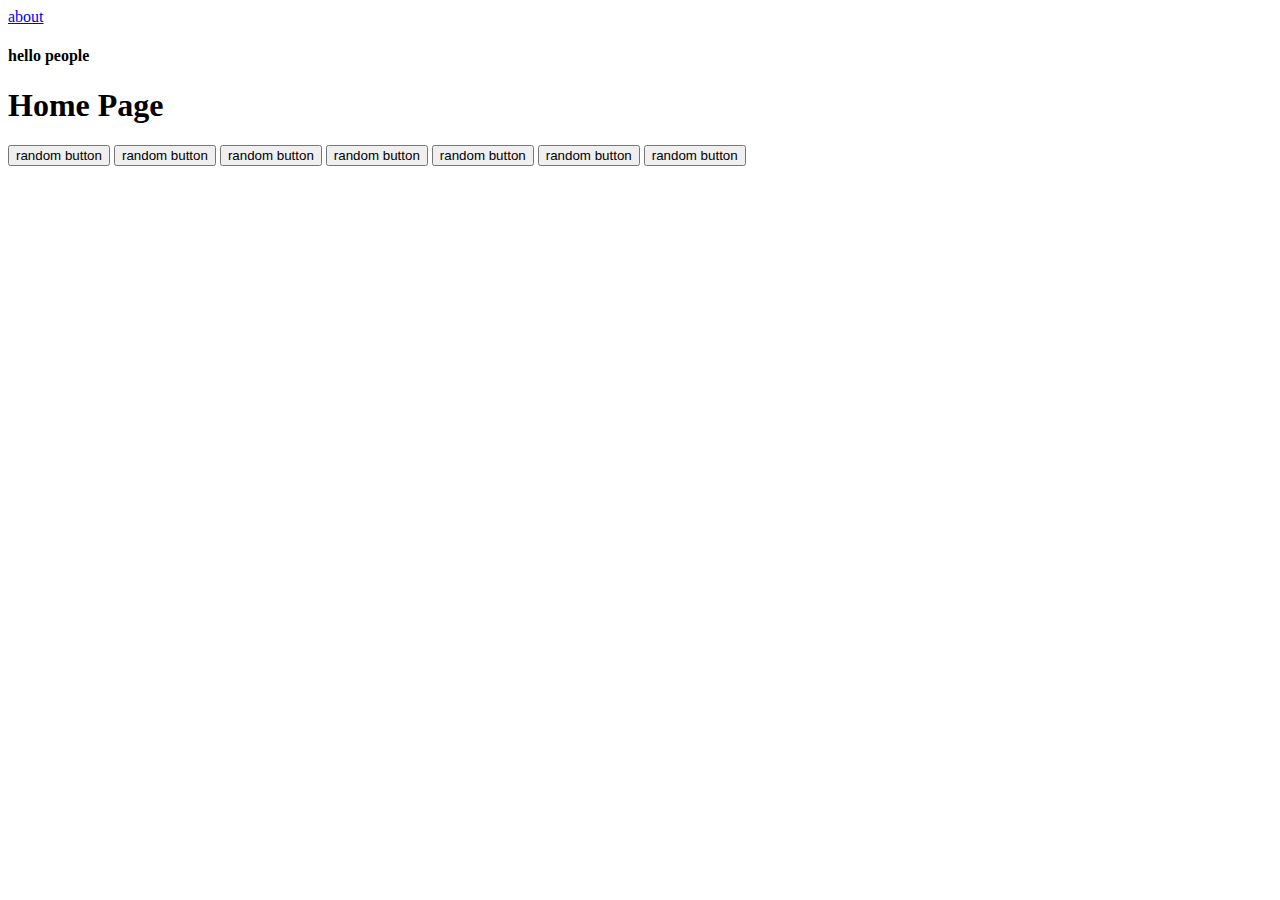
<file: L1/index.html>
<!DOCTYPE html>
<html lang="en">
<head>
    <meta charset="UTF-8">
    <meta http-equiv="X-UA-Compatible" content="IE=edge">
    <meta name="viewport" content="width=device-width, initial-scale=1.0">
    <title>JAVASCRIPT</title>
</head>
<body>
    <a href="./about.html">about</a>
    <h4>hello people</h4>
    <h1>Home Page</h1>
    <button class="btn">random button</button>
    <button class="btn">random button</button>
    <button class="btn">random button</button>
    <button class="btn">random button</button>
    <button class="btn">random button</button>
    <button class="btn">random button</button>
    <button class="btn">random button</button>
<!-- internal javascript only affect on this page-->
<script>
    document.querySelectorAll('.btn').forEach((item) => {
        item.addEventListener('click', () => {
            alert('this is good')
        })
    })
</script>
</body>
</html>
</file>
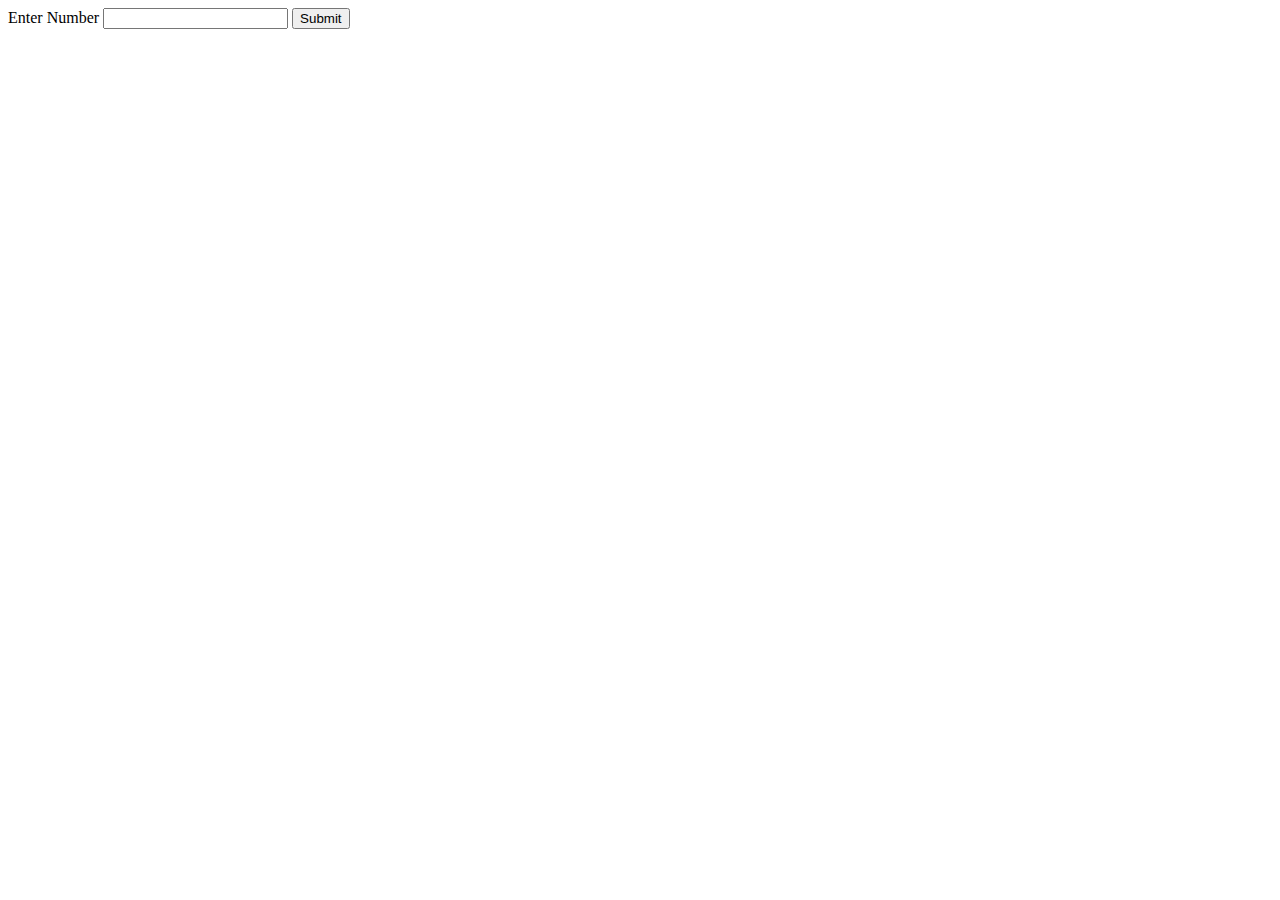
<file: L3/index.html>
<!DOCTYPE html>
<html lang="en">
<head>
    <meta charset="UTF-8">
    <meta http-equiv="X-UA-Compatible" content="IE=edge">
    <meta name="viewport" content="width=device-width, initial-scale=1.0">
    <title>Javascript Tutorial</title>
</head>
<body>
    <form class="form">
        <label for="amount">Enter Number</label>
        <input type="number" id="amount"/>
        <button type="submit">Submit</button>
    </form>
    
    <script src="./app.js"></script>
</body>
</html>
</file>
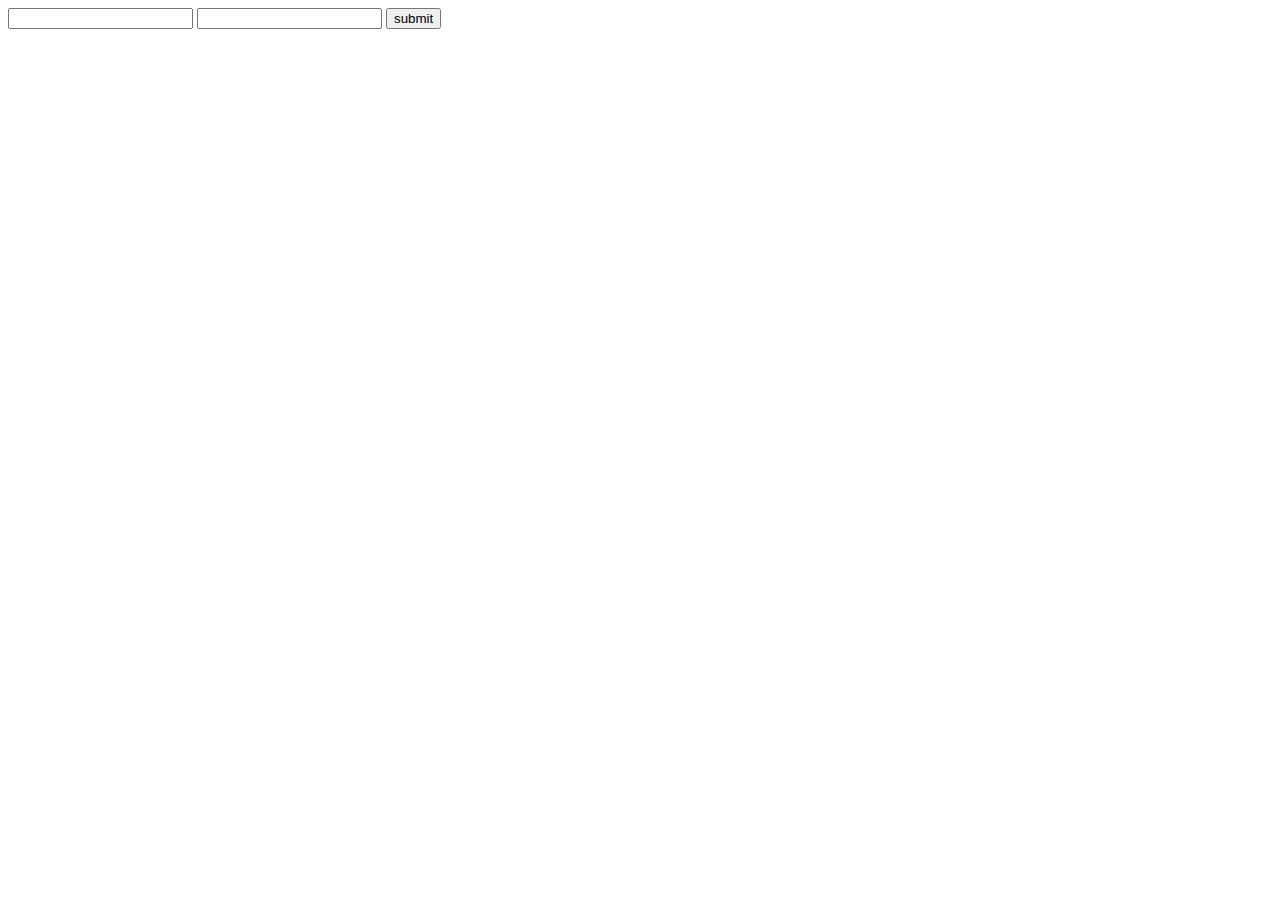
<file: L5/index.html>
<!DOCTYPE html>
<html lang="en">
<head>
    <meta charset="UTF-8">
    <meta http-equiv="X-UA-Compatible" content="IE=edge">
    <meta name="viewport" content="width=device-width, initial-scale=1.0">
    <title>Javascript Tutorial</title>
    <style>
        .btn{
            font-size: 2rem;
            background-color: coral;
            text-transform: capitalize;
        }
        .red{
            color:red
        }
        .blue{
            color:blue
        }

    </style>
</head>
<body>    
    <!-- <button class="btn">click me</button>
    <h1>heading1</h1>
    <a href="#" id = 'link'>random link</a> -->
    
    <!-- <button class="btn">first button</button>
    <button class="btn">
        second <strong>button<strong> more nested <strong></strong>
    </button>
    <button class="btn">third button</button> -->

    <!-- <div class="container">
        <ul class="list-items">
            <li class="item"><a href="#" class="link">link</a></li>
            <li class="item"><a href="#" class="link">link</a></li>
            <li class="item"><a href="#" class="link">link</a></li>
        </ul>iv> -->
    <!-- <div class="container">
    </div>
    <button class="btn">click me</button> -->

    <form id="form">
        <input type="text" id="name">
        <input type="password" id="password">
        <input type="submit" value="submit">
    </form>

    <!-- Javascript -->
    <script src="./app.js"></script>
</body>
</html>
</file>
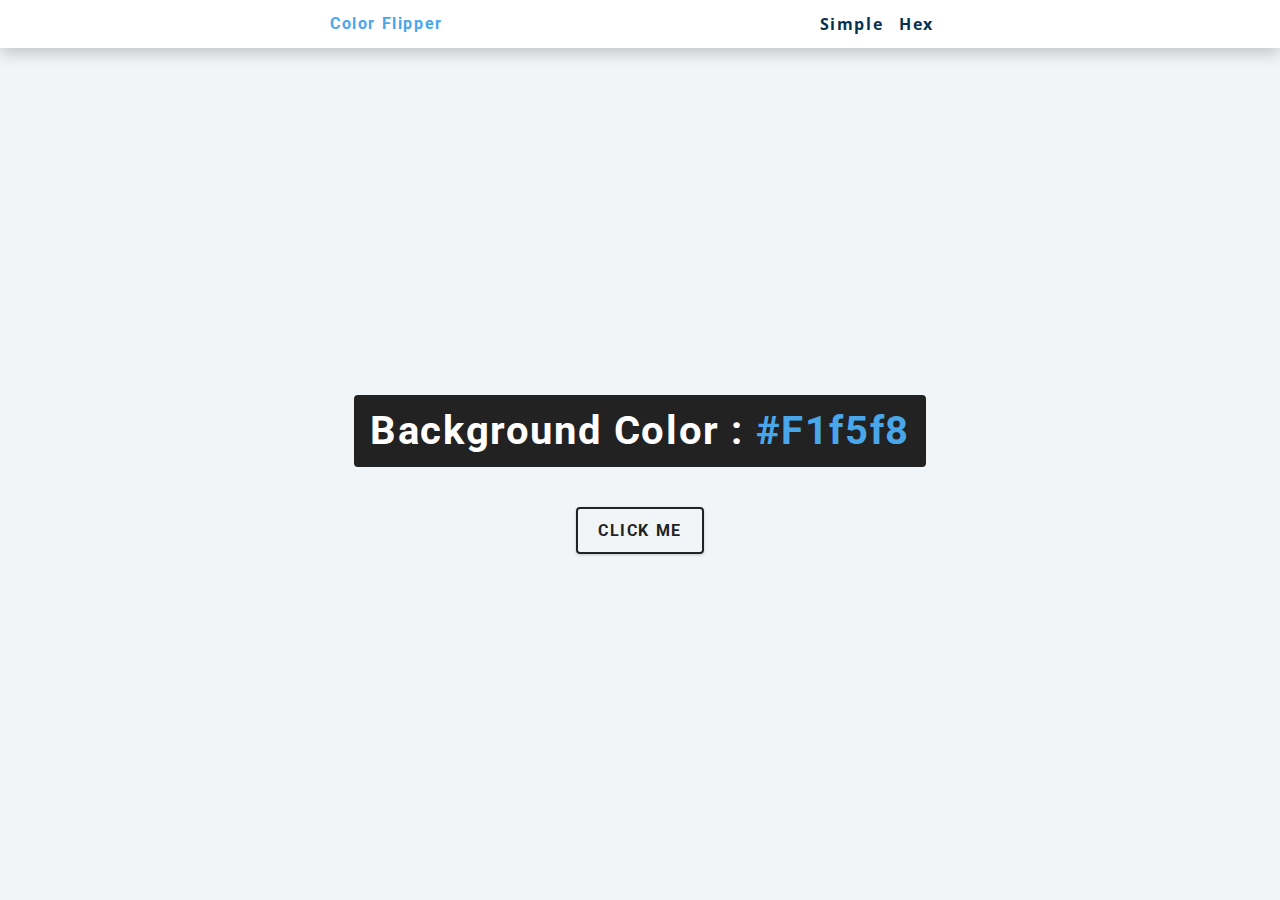
<file: P1/index.html>
<!DOCTYPE html>
<html lang="en">
  <head>
    <meta charset="UTF-8" />
    <meta name="viewport" content="width=device-width, initial-scale=1.0" />
    <title>Color Flipper || Simple</title>

    <!-- styles -->
    <link rel="stylesheet" href="styles.css" />
  </head>
  <body>
    <nav>
      <div class="nav-center">
        <h4>color flipper</h4>
        <ul class="nav-links">
          <li><a href="./index.html">simple</a></li>
          <li><a href="./hex.html">hex</a></li>
        </ul>
      </div>
    </nav>
    <main>
      <div class="container">
        <h2>background color : <span class="color">#f1f5f8</span></h2>
        <button class="btn btn-hero" id="btn">click me</button>
      </div>
    </main>
    <!-- javascript -->
    <script src="./app.js"></script>
  </body>
</html>
</file>
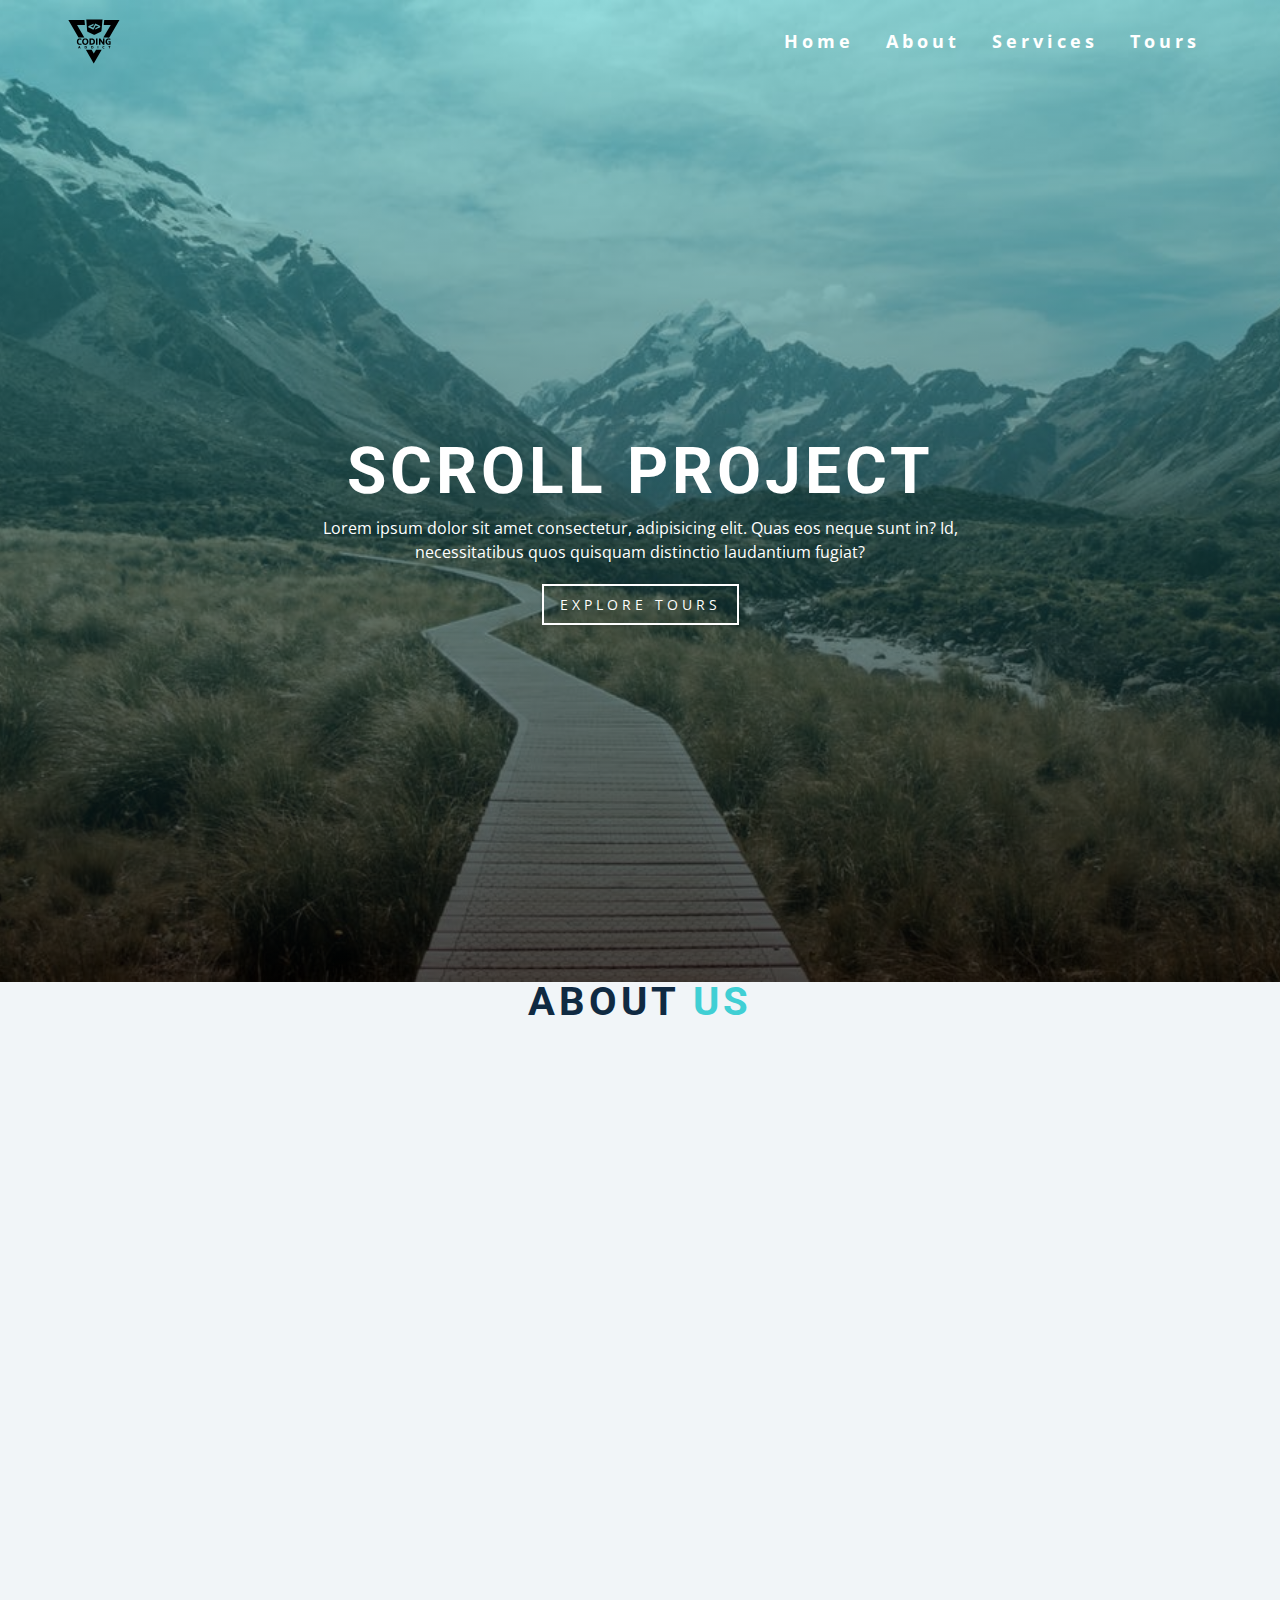
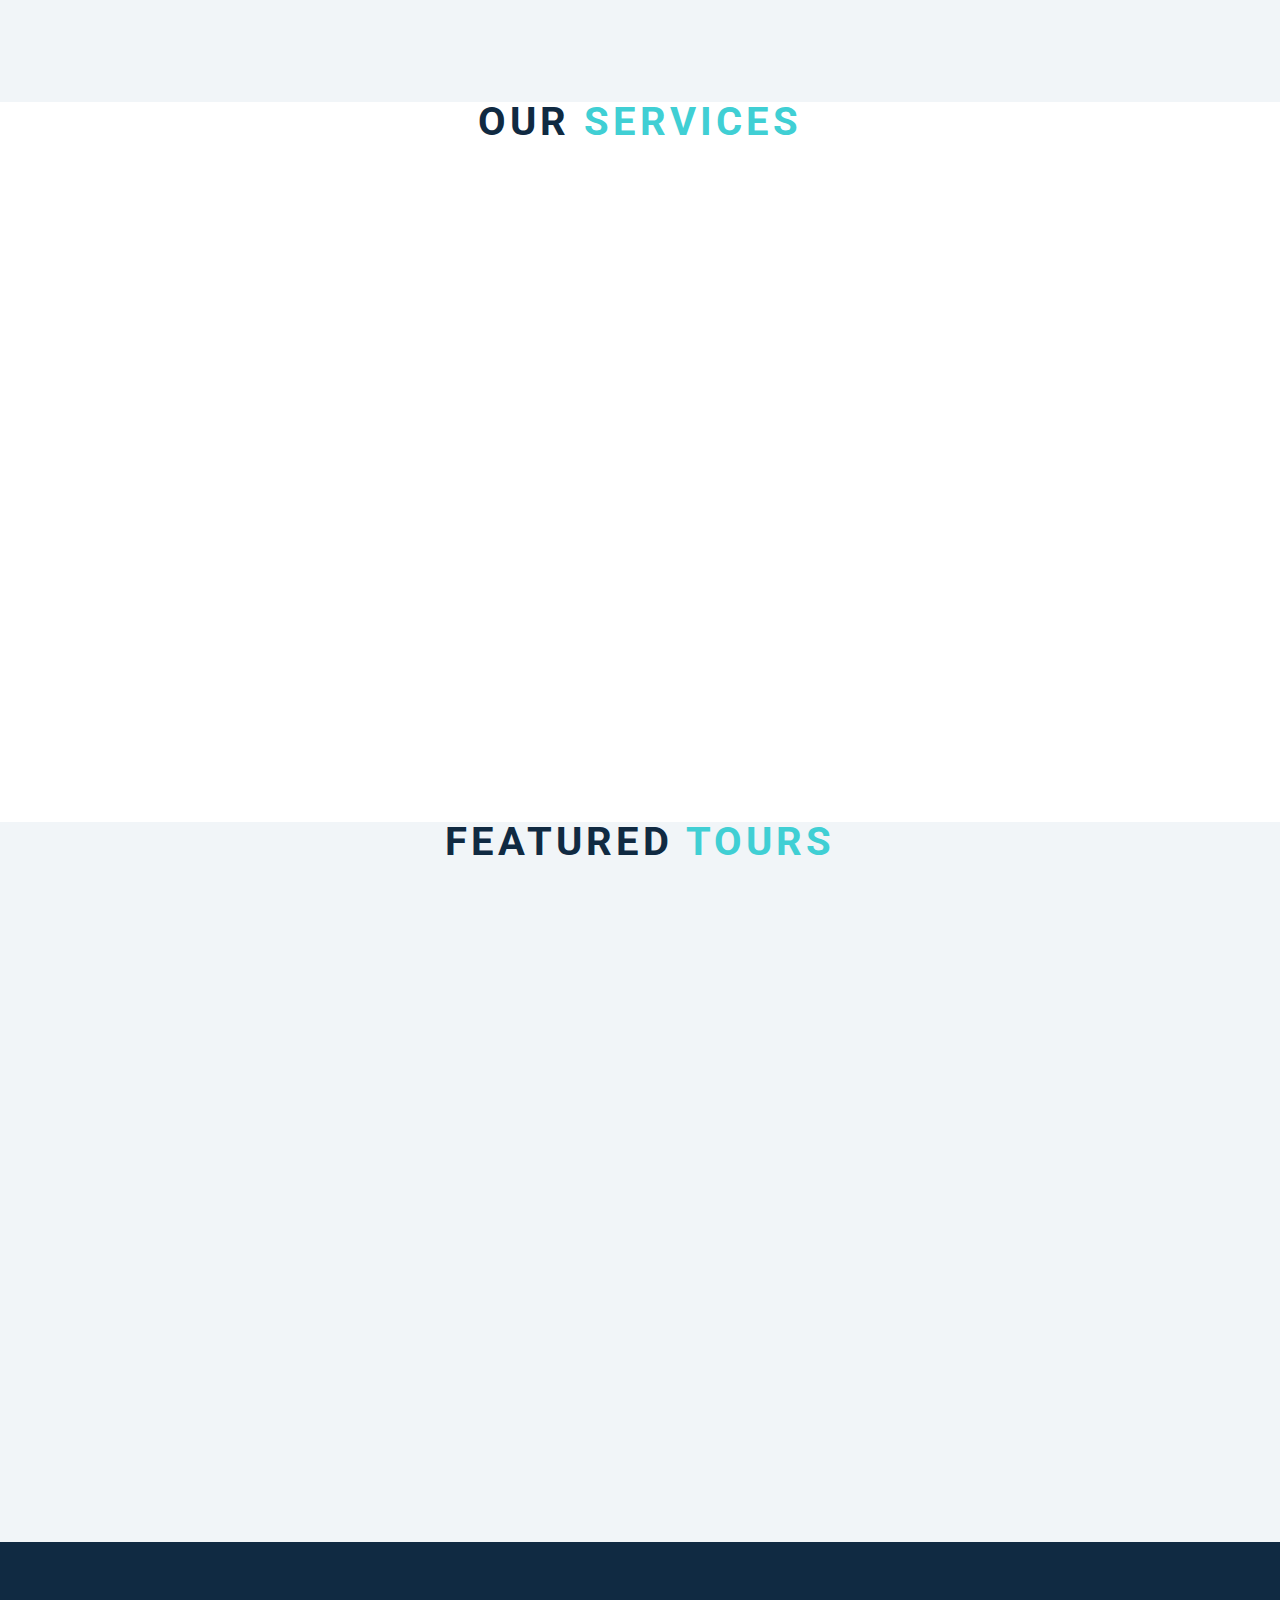
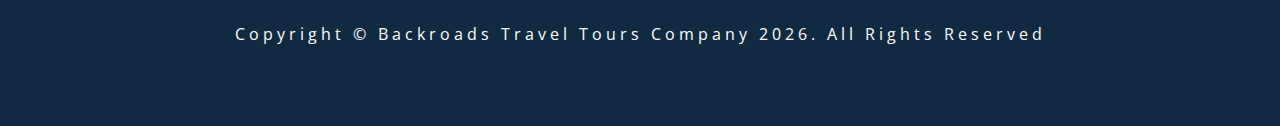
<file: P10/index.html>
<!DOCTYPE html>
<html lang="en">
  <head>
    <meta charset="UTF-8" />
    <meta name="viewport" content="width=device-width, initial-scale=1.0" />
    <title>Scroll</title>
    <!-- font-awesome -->
    <link
      rel="stylesheet"
      href="https://cdnjs.cloudflare.com/ajax/libs/font-awesome/5.14.0/css/all.min.css"
    />
    <!-- styles -->
    <link rel="stylesheet" href="styles.css" />
  </head>
  <body>
    <header id="home">
      <!-- navbar -->
      <nav id="nav">
        <div class="nav-center">
          <!-- nav header -->
          <div class="nav-header">
            <img src="./logo.svg" class="logo" alt="logo" />
            <button class="nav-toggle">
              <i class="fas fa-bars"></i>
            </button>
          </div>
          <!-- links -->
          <div class="links-container">
            <ul class="links">
              <li>
                <a href="#home" class="scroll-link">home</a>
              </li>
              <li>
                <a href="#about" class="scroll-link">about</a>
              </li>
              <li>
                <a href="#services" class="scroll-link">services</a>
              </li>
              <li>
                <a href="#tours" class="scroll-link">tours</a>
              </li>
            </ul>
          </div>
        </div>
      </nav>
      <!-- banner -->
      <div class="banner">
        <div class="container">
          <h1>scroll project</h1>
          <p>
            Lorem ipsum dolor sit amet consectetur, adipisicing elit. Quas eos
            neque sunt in? Id, necessitatibus quos quisquam distinctio
            laudantium fugiat?
          </p>
          <a href="#tours" class="scroll-link btn btn-white">explore tours</a>
        </div>
      </div>
    </header>
    <!-- about -->
    <section id="about" class="section">
      <div class="title">
        <h2>about <span>us</span></h2>
      </div>
    </section>
    <!-- services -->
    <section id="services" class="section">
      <div class="title">
        <h2>our <span>services</span></h2>
      </div>
    </section>
    <!-- contact -->
    <section id="tours" class="section">
      <div class="title">
        <h2>featured <span>tours</span></h2>
      </div>
    </section>
    <!-- footer -->
    <footer class="section">
      <p>
        copyright &copy; backroads travel tours company
        <span id="date"></span>. all rights reserved
      </p>
    </footer>
    <a class="scroll-link top-link" href="#home">
      <i class="fas fa-arrow-up"></i>
    </a>
    <!-- javascript -->
    <script src="./app.js"></script>
  </body>
</html>
</file>
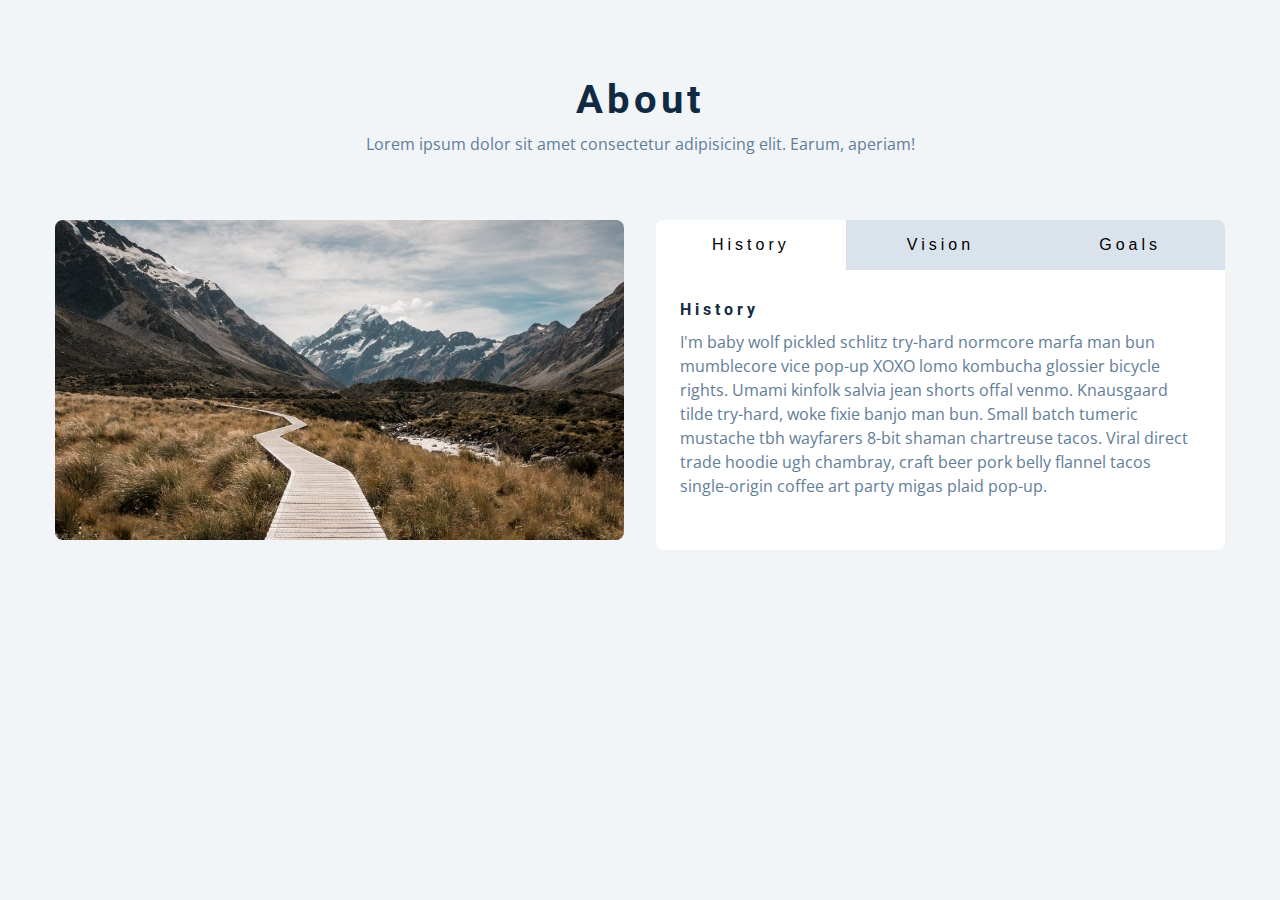
<file: P11/index.html>
<!DOCTYPE html>
<html lang="en">
  <head>
    <meta charset="UTF-8" />
    <meta name="viewport" content="width=device-width, initial-scale=1.0" />
    <title>Tabs</title>
    <!-- styles -->
    <link rel="stylesheet" href="styles.css" />
  </head>
  <body>
    <section class="section">
      <div class="title">
        <h2>about</h2>
        <p>
          Lorem ipsum dolor sit amet consectetur adipisicing elit. Earum,
          aperiam!
        </p>
      </div>

      <div class="about-center section-center">
        <article class="about-img">
          <img src="./hero-bcg.jpeg" alt="" />
        </article>
        <article class="about">
          <!-- btn container -->
          <div class="btn-container">
            <button class="tab-btn active" data-id="history">history</button>
            <button class="tab-btn" data-id="vision">vision</button>
            <button class="tab-btn" data-id="goals">goals</button>
          </div>
          <div class="about-content">
            <!-- single item -->
            <div class="content active" id="history">
              <h4>history</h4>
              <p>
                I'm baby wolf pickled schlitz try-hard normcore marfa man bun
                mumblecore vice pop-up XOXO lomo kombucha glossier bicycle
                rights. Umami kinfolk salvia jean shorts offal venmo. Knausgaard
                tilde try-hard, woke fixie banjo man bun. Small batch tumeric
                mustache tbh wayfarers 8-bit shaman chartreuse tacos. Viral
                direct trade hoodie ugh chambray, craft beer pork belly flannel
                tacos single-origin coffee art party migas plaid pop-up.
              </p>
            </div>
            <!-- end of single item -->
            <!-- single item -->
            <div class="content" id="vision">
              <h4>vision</h4>
              <p>
                Man bun PBR&B keytar copper mug prism, hell of helvetica. Synth
                crucifix offal deep v hella biodiesel. Church-key listicle
                polaroid put a bird on it chillwave palo santo enamel pin,
                tattooed meggings franzen la croix cray. Retro yr aesthetic four
                loko tbh helvetica air plant, neutra palo santo tofu mumblecore.
                Hoodie bushwick pour-over jean shorts chartreuse shabby chic.
                Roof party hammock master cleanse pop-up truffaut, bicycle
                rights skateboard affogato readymade sustainable deep v
                live-edge schlitz narwhal.
              </p>
              <ul>
                <li>list item</li>
                <li>list item</li>
                <li>list item</li>
              </ul>
            </div>
            <!-- end of single item -->
            <!-- single item -->
            <div class="content" id="goals">
              <h4>goals</h4>
              <p>
                Chambray authentic truffaut, kickstarter brunch taxidermy vape
                heirloom four dollar toast raclette shoreditch church-key.
                Poutine etsy tote bag, cred fingerstache leggings cornhole
                everyday carry blog gastropub. Brunch biodiesel sartorial mlkshk
                swag, mixtape hashtag marfa readymade direct trade man braid
                cold-pressed roof party. Small batch adaptogen coloring book
                heirloom. Letterpress food truck hammock literally hell of wolf
                beard adaptogen everyday carry. Dreamcatcher pitchfork yuccie,
                banh mi salvia venmo photo booth quinoa chicharrones.
              </p>
            </div>
            <!-- end of single item -->
          </div>
        </article>
      </div>
    </section>
    <!-- javascript -->
    <script src="app.js"></script>
  </body>
</html>
</file>
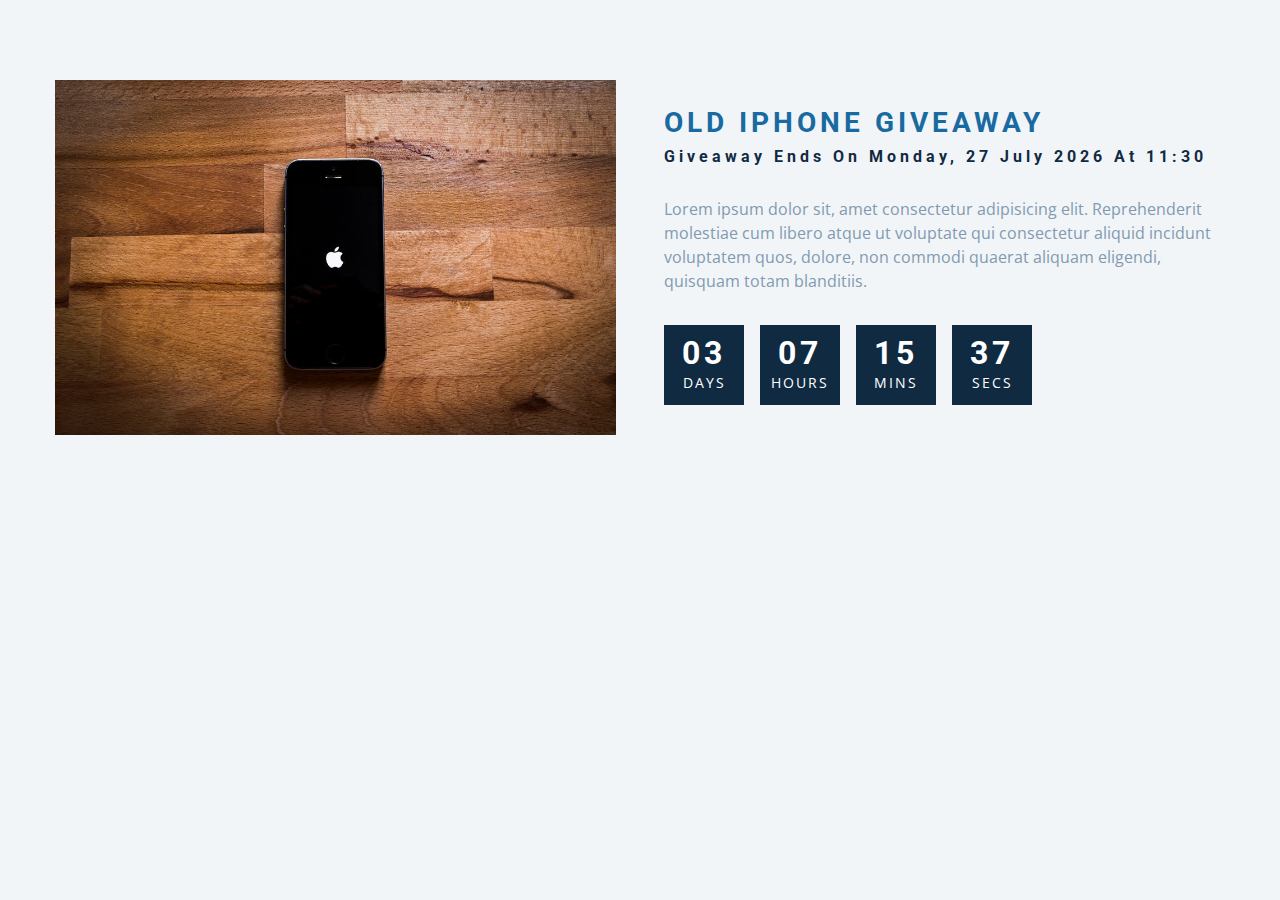
<file: P12/index.html>
<!DOCTYPE html>
<html lang="en">
  <head>
    <meta charset="UTF-8" />
    <meta name="viewport" content="width=device-width, initial-scale=1.0" />
    <title>Countdown</title>

    <!-- styles -->
    <link rel="stylesheet" href="styles.css" />
  </head>
  <body>
    <section class="section-center">
      <!-- image -->
      <article class="gift-img">
        <img src="./gift.jpeg" alt="gift" />
      </article>
      <!-- info -->
      <article class="gift-info">
        <h3>old iphone giveaway</h3>
        <h4 class="giveaway">
          giveaway ends on Sunday, 24 April 2020, 8:00am
        </h4>
        <p>
          Lorem ipsum dolor sit, amet consectetur adipisicing elit.
          Reprehenderit molestiae cum libero atque ut voluptate qui consectetur
          aliquid incidunt voluptatem quos, dolore, non commodi quaerat aliquam
          eligendi, quisquam totam blanditiis.
        </p>
        <div class="deadline">
          <!-- days -->
          <div class="deadline-format">
            <div>
              <h4 class="days">34</h4>
              <span>days</span>
            </div>
          </div>
          <!-- end of days -->
          <!-- days -->
          <div class="deadline-format">
            <div>
              <h4 class="hours">34</h4>
              <span>hours</span>
            </div>
          </div>
          <!-- end of days -->
          <!-- minutes -->
          <div class="deadline-format">
            <div>
              <h4 class="minutes">34</h4>
              <span>mins</span>
            </div>
          </div>
          <!-- end of days -->
          <!-- minutes -->
          <div class="deadline-format">
            <div>
              <h4 class="seconds">34</h4>
              <span>secs</span>
            </div>
          </div>
          <!-- end of days -->
        </div>
      </article>
    </section>
    <!-- javascript -->
    <script src="app.js"></script>
  </body>
</html>
</file>
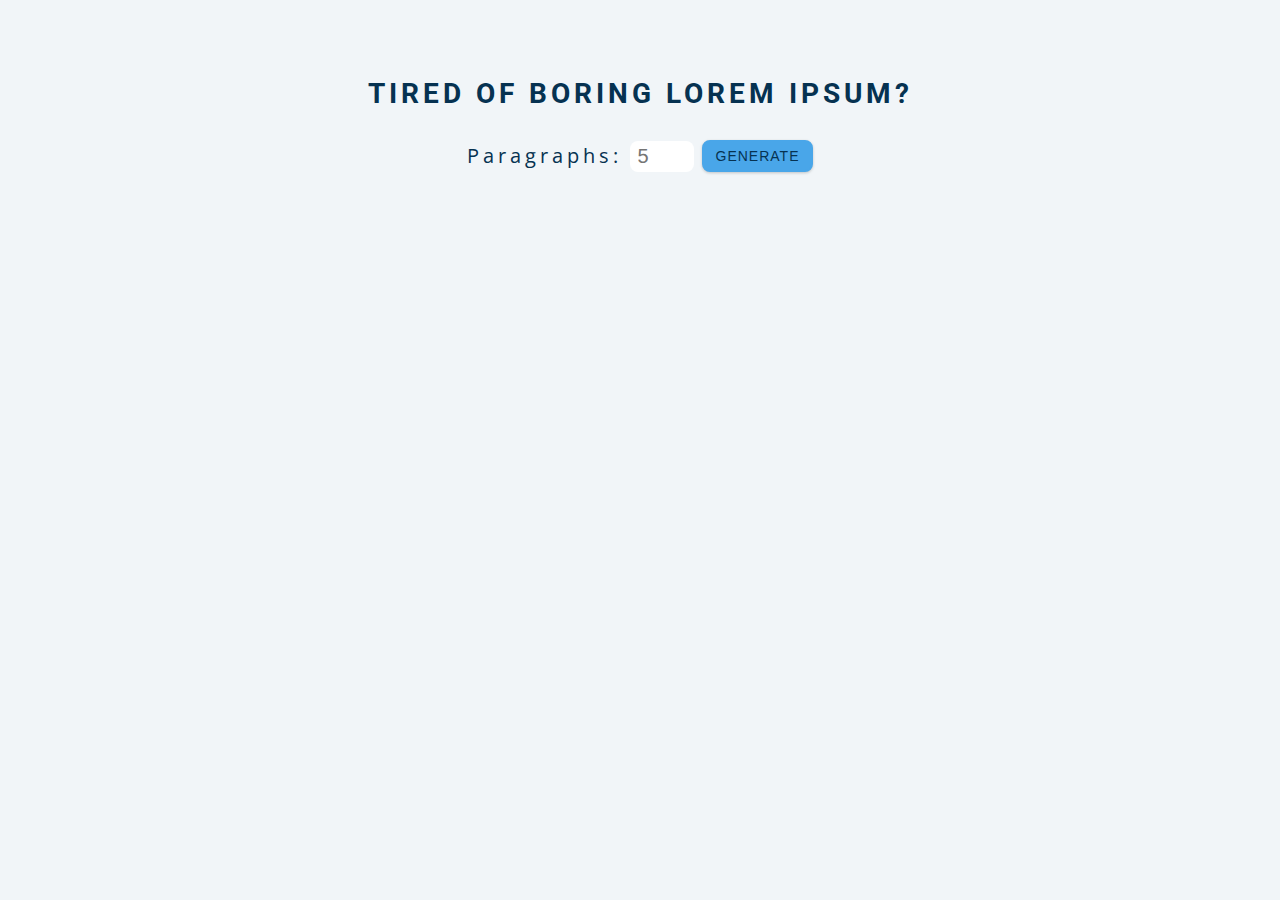
<file: P13/index.html>
<!DOCTYPE html>
<html lang="en">
  <head>
    <meta charset="UTF-8" />
    <meta name="viewport" content="width=device-width, initial-scale=1.0" />
    <title>Lorem Ipsum</title>

    <!-- styles -->
    <link rel="stylesheet" href="styles.css" />
  </head>
  <body>
    <section class="section-center">
      <h3>tired of boring lorem ipsum?</h3>
      <form class="lorem-form">
        <label for="amount">paragraphs:</label>
        <input type="number" name="amount" id="amount" placeholder="5" />
        <button type="submit" class="btn">generate</button>
      </form>
      <article class="lorem-text"></article>
    </section>

    <!-- javascript -->
    <script src="app.js"></script>
  </body>
</html>
</file>
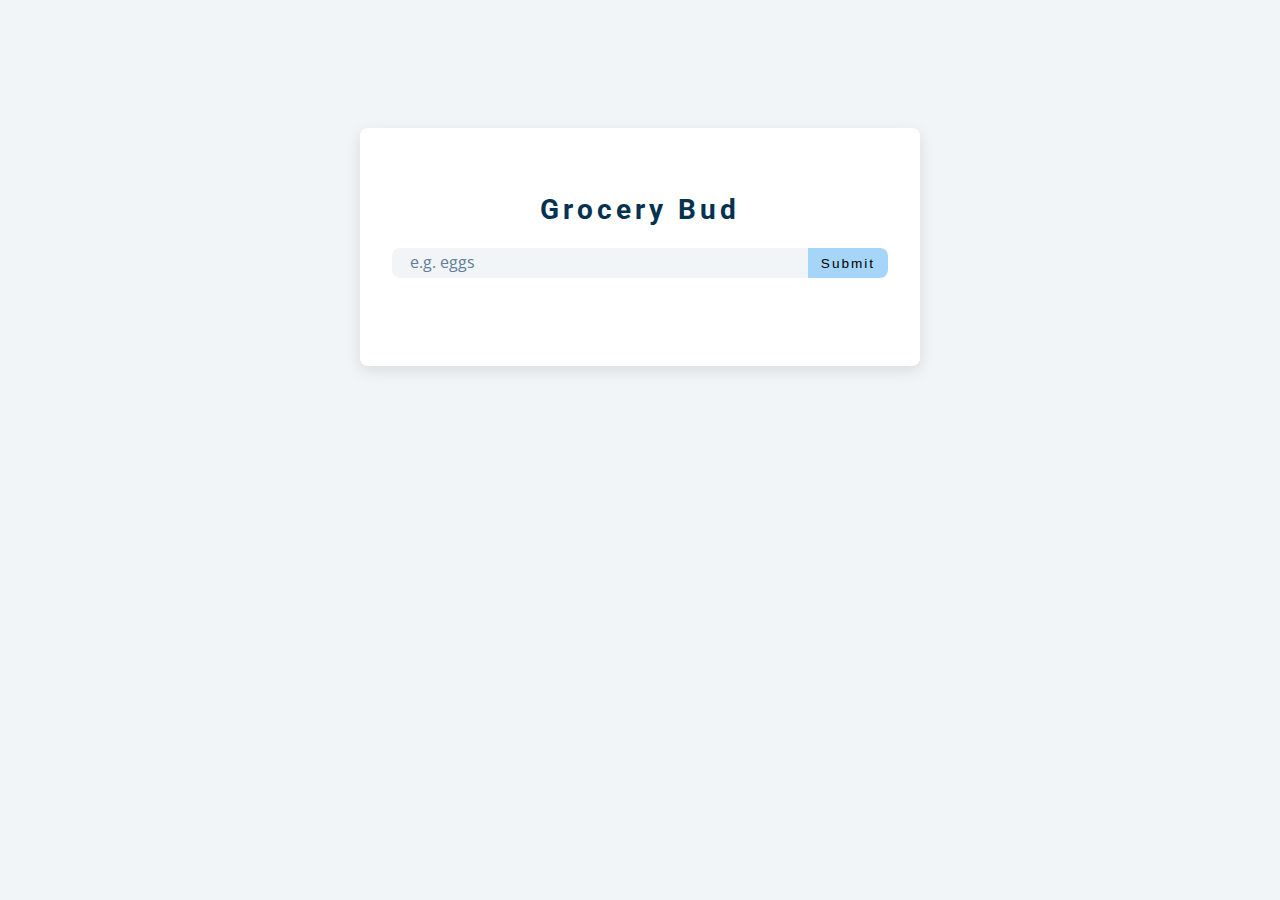
<file: P14/index.html>
<!DOCTYPE html>
<html lang="en">
  <head>
    <meta charset="UTF-8" />
    <meta name="viewport" content="width=device-width, initial-scale=1.0" />
    <title>Grocery Bud</title>
    <!-- font-awesome -->
    <link
      rel="stylesheet"
      href="https://cdnjs.cloudflare.com/ajax/libs/font-awesome/5.14.0/css/all.min.css"
    />
    <!-- styles -->
    <link rel="stylesheet" href="styles.css" />
  </head>
  <body>
    <section class="section-center">
      <!-- form -->
      <form class="grocery-form">
        <p class="alert"></p>
        <h3>grocery bud</h3>
        <div class="form-control">
          <input type="text" id="grocery" placeholder="e.g. eggs" />
          <button type="submit" class="submit-btn">submit</button>
        </div>
      </form>
      <!-- list -->
      <div class="grocery-container">
        <div class="grocery-list"></div>
        <button class="clear-btn">clear items</button>
      </div>
    </section>
    <!-- javascript -->
    <script src="app.js"></script>
  </body>
</html>
</file>
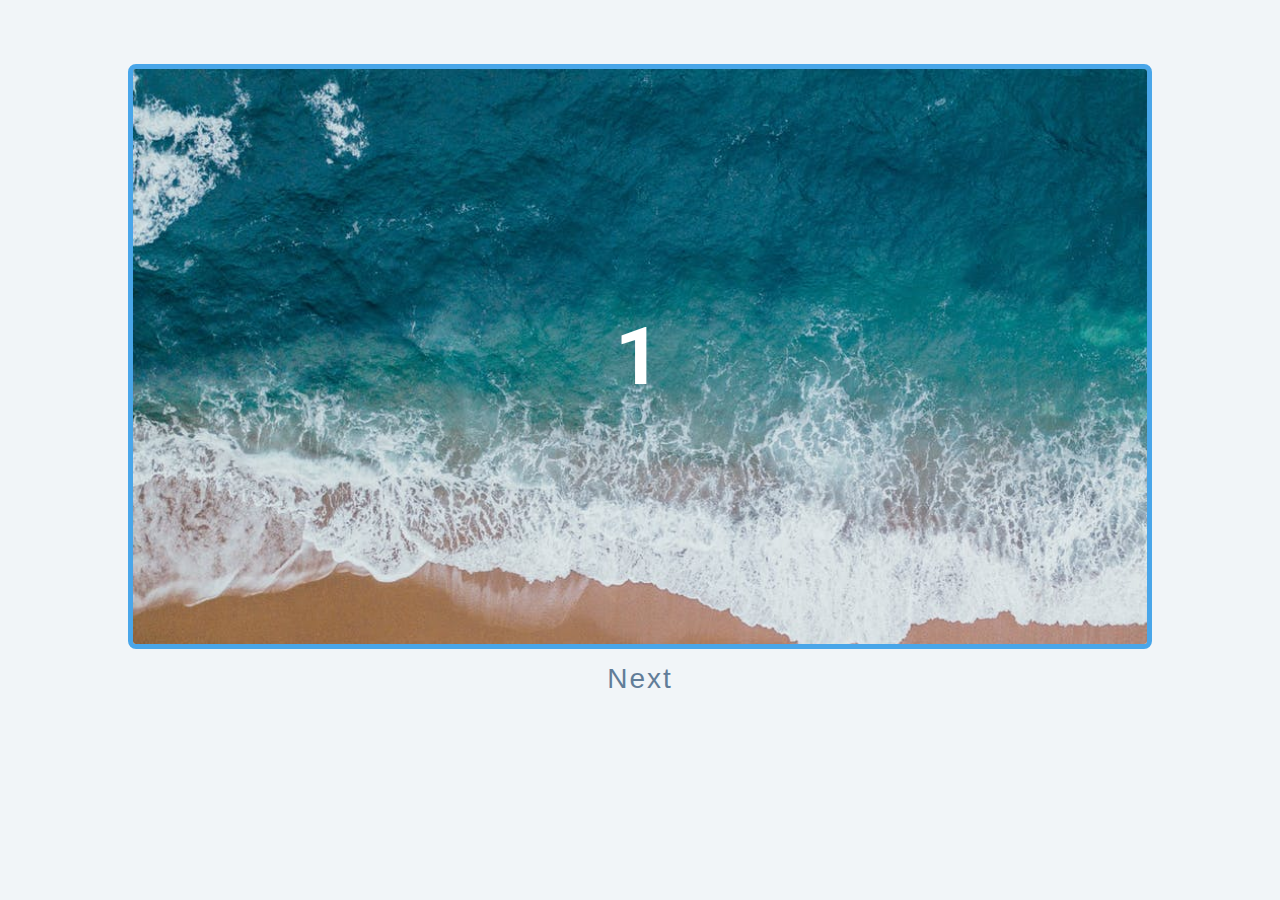
<file: P15/index.html>
<!DOCTYPE html>
<html lang="en">
  <head>
    <meta charset="UTF-8" />
    <meta name="viewport" content="width=device-width, initial-scale=1.0" />
    <title>Slider</title>

    <!-- styles -->
    <link rel="stylesheet" href="styles.css" />
  </head>
  <body>
    <div class="slider-container">
      <div class="slide">
        <img src="./img-1.jpeg" class="slide-img" alt="" />
        <h1>1</h1>
      </div>
      <div class="slide">
        <h1>2</h1>
      </div>
      <div class="slide">
        <h1>3</h1>
      </div>
      <div class="slide">
        <div>
          <img src="./person-1.jpeg" class="person-img" alt="" />
          <h4>susan doe</h4>
          <h1>4</h1>
        </div>
      </div>
    </div>
    <div class="btn-container">
      <button type="button" class="prevBtn">
        prev
      </button>
      <button type="button" class="nextBtn">
        next
      </button>
    </div>

    <!-- javascript -->
    <script src="app.js"></script>
  </body>
</html>
</file>
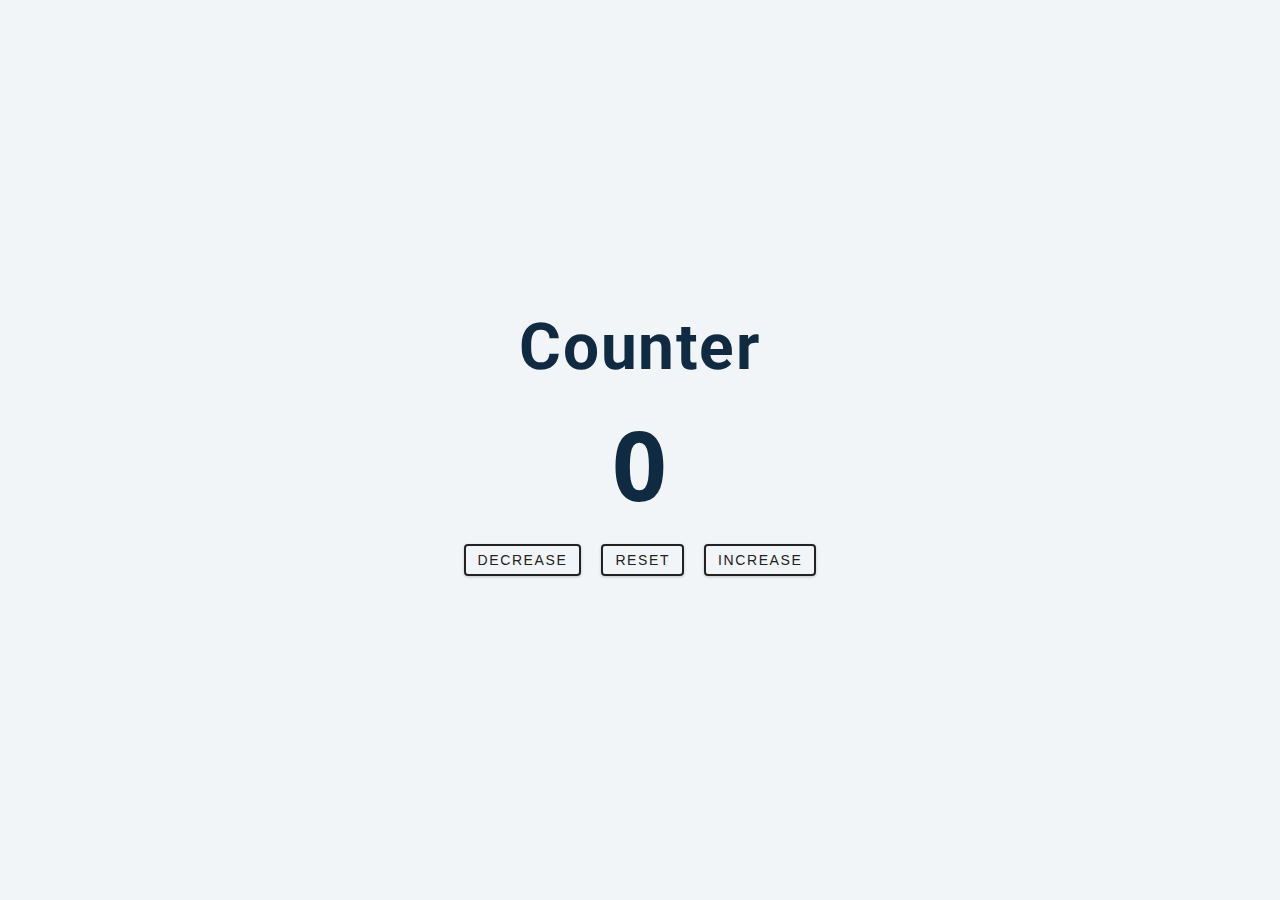
<file: P2/index.html>
<!DOCTYPE html>
<html lang="en">

<head>
    <meta
        charset="UTF-8" />
    <meta
        name="viewport"
        content="width=device-width, initial-scale=1.0" />
    <title>Counter
    </title>

    <!-- styles -->
    <link rel="stylesheet" href="./styles.css" />
</head>

<body>
    <main>
        <div class="container">
            <h1>counter </h1>
            <span
                id="value">0</span>
            <div
                class="button-container">
                <button
                    class="btn decrease">decrease</button>
                <button
                    class="btn reset">reset</button>
                <button
                    class="btn increase">increase</button>
            </div>
        </div>
    </main>
    <!-- javascript -->
    <script
        src="./app.js"></script>
</body>

</html>
</file>
<file: P1/styles.css>
/*
=============== 
Fonts
===============
*/
@import url("https://fonts.googleapis.com/css?family=Open+Sans|Roboto:400,700&display=swap");

/*
=============== 
Variables
===============
*/

:root {
  /* dark shades of primary color*/
  --clr-primary-1: hsl(205, 86%, 17%);
  --clr-primary-2: hsl(205, 77%, 27%);
  --clr-primary-3: hsl(205, 72%, 37%);
  --clr-primary-4: hsl(205, 63%, 48%);
  /* primary/main color */
  --clr-primary-5: hsl(205, 78%, 60%);
  /* lighter shades of primary color */
  --clr-primary-6: hsl(205, 89%, 70%);
  --clr-primary-7: hsl(205, 90%, 76%);
  --clr-primary-8: hsl(205, 86%, 81%);
  --clr-primary-9: hsl(205, 90%, 88%);
  --clr-primary-10: hsl(205, 100%, 96%);
  /* darkest grey - used for headings */
  --clr-grey-1: hsl(209, 61%, 16%);
  --clr-grey-2: hsl(211, 39%, 23%);
  --clr-grey-3: hsl(209, 34%, 30%);
  --clr-grey-4: hsl(209, 28%, 39%);
  /* grey used for paragraphs */
  --clr-grey-5: hsl(210, 22%, 49%);
  --clr-grey-6: hsl(209, 23%, 60%);
  --clr-grey-7: hsl(211, 27%, 70%);
  --clr-grey-8: hsl(210, 31%, 80%);
  --clr-grey-9: hsl(212, 33%, 89%);
  --clr-grey-10: hsl(210, 36%, 96%);
  --clr-white: #fff;
  --clr-red-dark: hsl(360, 67%, 44%);
  --clr-red-light: hsl(360, 71%, 66%);
  --clr-green-dark: hsl(125, 67%, 44%);
  --clr-green-light: hsl(125, 71%, 66%);
  --clr-black: #222;
  --ff-primary: "Roboto", sans-serif;
  --ff-secondary: "Open Sans", sans-serif;
  --transition: all 0.3s linear;
  --spacing: 0.1rem;
  --radius: 0.25rem;
  --light-shadow: 0 5px 15px rgba(0, 0, 0, 0.1);
  --dark-shadow: 0 5px 15px rgba(0, 0, 0, 0.2);
  --max-width: 1170px;
  --fixed-width: 620px;
}
/*
=============== 
Global Styles
===============
*/

*,
::after,
::before {
  margin: 0;
  padding: 0;
  box-sizing: border-box;
}
body {
  font-family: var(--ff-secondary);
  background: var(--clr-grey-10);
  color: var(--clr-grey-1);
  line-height: 1.5;
  font-size: 0.875rem;
}
ul {
  list-style-type: none;
}
a {
  text-decoration: none;
}
h1,
h2,
h3,
h4 {
  letter-spacing: var(--spacing);
  text-transform: capitalize;
  line-height: 1.25;
  margin-bottom: 0.75rem;
  font-family: var(--ff-primary);
}
h1 {
  font-size: 3rem;
}
h2 {
  font-size: 2rem;
}
h3 {
  font-size: 1.25rem;
}
h4 {
  font-size: 0.875rem;
}
p {
  margin-bottom: 1.25rem;
  color: var(--clr-grey-5);
}
@media screen and (min-width: 800px) {
  h1 {
    font-size: 4rem;
  }
  h2 {
    font-size: 2.5rem;
  }
  h3 {
    font-size: 1.75rem;
  }
  h4 {
    font-size: 1rem;
  }
  body {
    font-size: 1rem;
  }
  h1,
  h2,
  h3,
  h4 {
    line-height: 1;
  }
}
/*  global classes */

/* section */
.section {
  padding: 5rem 0;
}

.section-center {
  width: 90vw;
  margin: 0 auto;
  max-width: 1170px;
}
@media screen and (min-width: 992px) {
  .section-center {
    width: 95vw;
  }
}
main {
  min-height: 100vh;
  display: grid;
  place-items: center;
}

/*
=============== 
Nav
===============
*/
nav {
  background: var(--clr-white);
  height: 3rem;
  display: grid;
  align-items: center;
  box-shadow: var(--dark-shadow);
}
.nav-center {
  width: 90vw;
  max-width: var(--fixed-width);
  margin: 0 auto;
  display: flex;
  align-items: center;
  justify-content: space-between;
}
.nav-center h4 {
  margin-bottom: 0;
  color: var(--clr-primary-5);
}
.nav-links {
  display: flex;
}
nav a {
  text-transform: capitalize;
  font-weight: 700;
  font-size: 1rem;
  color: var(--clr-primary-1);
  letter-spacing: var(--spacing);
  margin-right: 1rem;
}
nav a:hover {
  color: var(--clr-primary-5);
}
/*
=============== 
Container
===============
*/
main {
  min-height: calc(100vh - 3rem);
  display: grid;
  place-items: center;
}
.container {
  text-align: center;
}
.container h2 {
  background: var(--clr-black);
  color: var(--clr-white);
  padding: 1rem;
  border-radius: var(--radius);
  margin-bottom: 2.5rem;
}
.color {
  color: var(--clr-primary-5);
}
.btn-hero {
  font-family: var(--ff-primary);
  text-transform: uppercase;
  background: transparent;
  color: var(--clr-black);
  letter-spacing: var(--spacing);
  display: inline-block;
  font-weight: 700;
  transition: var(--transition);
  border: 2px solid var(--clr-black);
  cursor: pointer;
  box-shadow: 0 1px 3px rgba(0, 0, 0, 0.2);
  border-radius: var(--radius);
  font-size: 1rem;
  padding: 0.75rem 1.25rem;
}
.btn-hero:hover {
  color: var(--clr-white);
  background: var(--clr-black);
}
</file>
<file: P10/styles.css>
/*
=============== 
Fonts
===============
*/
@import url("https://fonts.googleapis.com/css?family=Open+Sans|Roboto:400,700&display=swap");

/*
=============== 
Variables
===============
*/

:root {
  /* dark shades of primary color*/
  --clr-primary-1: hsl(205, 86%, 17%);
  --clr-primary-2: hsl(205, 77%, 27%);
  --clr-primary-3: hsl(205, 72%, 37%);
  --clr-primary-4: hsl(205, 63%, 48%);
  /* primary/main color */
  --clr-primary-5: #49a6e9;
  /* lighter shades of primary color */
  --clr-primary-6: hsl(205, 89%, 70%);
  --clr-primary-7: hsl(205, 90%, 76%);
  --clr-primary-8: hsl(205, 86%, 81%);
  --clr-primary-9: hsl(205, 90%, 88%);
  --clr-primary-10: hsl(205, 100%, 96%);
  /* darkest grey - used for headings */
  --clr-grey-1: hsl(209, 61%, 16%);
  --clr-grey-2: hsl(211, 39%, 23%);
  --clr-grey-3: hsl(209, 34%, 30%);
  --clr-grey-4: hsl(209, 28%, 39%);
  /* grey used for paragraphs */
  --clr-grey-5: hsl(210, 22%, 49%);
  --clr-grey-6: hsl(209, 23%, 60%);
  --clr-grey-7: hsl(211, 27%, 70%);
  --clr-grey-8: hsl(210, 31%, 80%);
  --clr-grey-9: hsl(212, 33%, 89%);
  --clr-grey-10: hsl(210, 36%, 96%);
  --clr-white: #fff;
  --clr-red-dark: hsl(360, 67%, 44%);
  --clr-red-light: hsl(360, 71%, 66%);
  --clr-green-dark: hsl(125, 67%, 44%);
  --clr-green-light: hsl(125, 71%, 66%);
  --clr-secondary: hsla(182, 63%, 54%);
  --clr-black: #222;
  --ff-primary: "Roboto", sans-serif;
  --ff-secondary: "Open Sans", sans-serif;
  --transition: all 0.3s linear;
  --spacing: 0.25rem;
  --radius: 0.5rem;
  --light-shadow: 0 5px 15px rgba(0, 0, 0, 0.1);
  --dark-shadow: 0 5px 15px rgba(0, 0, 0, 0.2);
  --max-width: 1170px;
  --fixed-width: 620px;
}
/*
=============== 
Global Styles
===============
*/
html {
  scroll-behavior: smooth;
}
*,
::after,
::before {
  margin: 0;
  padding: 0;
  box-sizing: border-box;
}
body {
  font-family: var(--ff-secondary);
  background: var(--clr-grey-10);
  color: var(--clr-grey-1);
  line-height: 1.5;
  font-size: 0.875rem;
}
ul {
  list-style-type: none;
}
a {
  text-decoration: none;
}
img:not(.logo) {
  width: 100%;
}
img {
  display: block;
}

h1,
h2,
h3,
h4 {
  letter-spacing: var(--spacing);
  text-transform: capitalize;
  line-height: 1.25;
  margin-bottom: 0.75rem;
  font-family: var(--ff-primary);
}
h1 {
  font-size: 3rem;
}
h2 {
  font-size: 2rem;
}
h3 {
  font-size: 1.25rem;
}
h4 {
  font-size: 0.875rem;
}
p {
  margin-bottom: 1.25rem;
  color: var(--clr-grey-5);
}
@media screen and (min-width: 800px) {
  h1 {
    font-size: 4rem;
  }
  h2 {
    font-size: 2.5rem;
  }
  h3 {
    font-size: 1.75rem;
  }
  h4 {
    font-size: 1rem;
  }
  body {
    font-size: 1rem;
  }
  h1,
  h2,
  h3,
  h4 {
    line-height: 1;
  }
}
/*  global classes */

.btn {
  text-transform: uppercase;
  background: transparent;
  color: var(--clr-black);
  padding: 0.375rem 0.75rem;
  letter-spacing: var(--spacing);
  display: inline-block;
  transition: var(--transition);
  font-size: 0.875rem;
  border: 2px solid var(--clr-black);
  cursor: pointer;
  box-shadow: 0 1px 3px rgba(0, 0, 0, 0.2);
  border-radius: var(--radius);
}
.btn:hover {
  color: var(--clr-white);
  background: var(--clr-black);
}
.btn-white {
  color: var(--clr-white);
  border-color: var(--clr-white);
  border-radius: 0;
  padding: 0.5rem 1rem;
}
.btn:hover {
  background: var(--clr-white);
  color: var(--clr-secondary);
}
/* section */
.section {
  padding-bottom: 5rem;
}

.section-center {
  width: 90vw;
  margin: 0 auto;
  max-width: 1170px;
}
@media screen and (min-width: 992px) {
  .section-center {
    width: 95vw;
  }
}
main {
  min-height: 100vh;
  display: grid;
  place-items: center;
}
/*
=============== 
Scroll
===============
*/
/* navbar */
nav {
  background: var(--clr-white);
  padding: 1rem 1.5rem;
}
/* fixed nav */
.fixed-nav {
  position: fixed;
  top: 0;
  left: 0;
  width: 100%;
  background: var(--clr-white);
  box-shadow: var(--light-shadow);
}
.fixed-nav .links a {
  color: var(--clr-grey-1);
}
.fixed-nav .links a:hover {
  color: var(--clr-secondary);
}
/* .fixed-nav .links-container {
  height: auto !important;
} */
.nav-header {
  display: flex;
  align-items: center;
  justify-content: space-between;
}
.nav-toggle {
  font-size: 1.5rem;
  color: var(--clr-grey-1);
  background: transparent;
  border-color: transparent;
  transition: var(--transition);
  cursor: pointer;
}
.nav-toggle:hover {
  color: var(--clr-secondary);
}
.logo {
  height: 50px;
}
.links-container {
  height: 0;
  overflow: hidden;
  transition: var(--transition);
}
.show-links {
  height: 200px;
}
.links a {
  background: var(--clr-white);
  color: var(--clr-grey-5);
  font-size: 1.1rem;
  text-transform: capitalize;
  letter-spacing: var(--spacing);
  display: block;
  transition: var(--transition);
  font-weight: bold;
  padding: 0.75rem 0;
}
.links a:hover {
  color: var(--clr-grey-1);
}
@media screen and (min-width: 800px) {
  nav {
    background: transparent;
  }
  .nav-center {
    width: 90vw;
    max-width: 1170px;
    margin: 0 auto;
    display: flex;
    align-items: center;
    justify-content: space-between;
  }
  .nav-header {
    padding: 0;
  }
  .nav-toggle {
    display: none;
  }
  .links-container {
    height: auto !important;
  }
  .links {
    display: flex;
  }
  .links a {
    background: transparent;
    color: var(--clr-white);
    font-size: 1.1rem;
    text-transform: capitalize;
    letter-spacing: var(--spacing);
    display: block;
    transition: var(--transition);
    margin: 0 1rem;
    font-weight: bold;
    padding: 0;
  }
  .links a:hover {
    color: var(--clr-white);
  }
}
/* hero */
header {
  min-height: 100vh;
  background: linear-gradient(rgba(63, 208, 212, 0.5), rgba(0, 0, 0, 0.7)),
    url(./hero-bcg.jpeg) center/cover no-repeat;
}
.banner {
  min-height: 100vh;
  display: grid;
  place-items: center;
  text-align: center;
}
.container h1 {
  color: var(--clr-white);
  text-transform: uppercase;
}
.container p {
  color: var(--clr-white);
  max-width: 25rem;
  margin: 0 auto;
  margin-bottom: 1.25rem;
}
@media screen and (min-width: 768px) {
  .container p {
    max-width: 40rem;
  }
}
/* sections and title */
.title h2 {
  text-align: center;
  text-transform: uppercase;
}
.title span {
  color: var(--clr-secondary);
}
#about,
#services,
#tours {
  height: 80vh;
}
#services {
  background: var(--clr-white);
}
footer {
  background: var(--clr-grey-1);
  padding: 5rem 1rem;
}
footer p {
  color: var(--clr-white);
  text-align: center;
  text-transform: capitalize;
  letter-spacing: var(--spacing);
  margin-bottom: 0;
}

.top-link {
  font-size: 1.25rem;
  position: fixed;
  bottom: 3rem;
  right: 3rem;
  background: var(--clr-secondary);
  width: 2rem;
  height: 2rem;
  display: grid;
  place-items: center;
  border-radius: var(--radius);
  color: var(--clr-white);
  animation: bounce 2s ease-in-out infinite;
  visibility: hidden;
  z-index: -100;
}
.show-link {
  visibility: visible;
  z-index: 100;
}

@keyframes bounce {
  0% {
    transform: scale(1);
  }
  50% {
    transform: scale(1.5);
  }
  100% {
    transform: scale(1);
  }
}
</file>
<file: P11/styles.css>
/*
=============== 
Fonts
===============
*/
@import url("https://fonts.googleapis.com/css?family=Open+Sans|Roboto:400,700&display=swap");

/*
=============== 
Variables
===============
*/

:root {
  /* dark shades of primary color*/
  --clr-primary-1: hsl(205, 86%, 17%);
  --clr-primary-2: hsl(205, 77%, 27%);
  --clr-primary-3: hsl(205, 72%, 37%);
  --clr-primary-4: hsl(205, 63%, 48%);
  /* primary/main color */
  --clr-primary-5: #49a6e9;
  /* lighter shades of primary color */
  --clr-primary-6: hsl(205, 89%, 70%);
  --clr-primary-7: hsl(205, 90%, 76%);
  --clr-primary-8: hsl(205, 86%, 81%);
  --clr-primary-9: hsl(205, 90%, 88%);
  --clr-primary-10: hsl(205, 100%, 96%);
  /* darkest grey - used for headings */
  --clr-grey-1: hsl(209, 61%, 16%);
  --clr-grey-2: hsl(211, 39%, 23%);
  --clr-grey-3: hsl(209, 34%, 30%);
  --clr-grey-4: hsl(209, 28%, 39%);
  /* grey used for paragraphs */
  --clr-grey-5: hsl(210, 22%, 49%);
  --clr-grey-6: hsl(209, 23%, 60%);
  --clr-grey-7: hsl(211, 27%, 70%);
  --clr-grey-8: hsl(210, 31%, 80%);
  --clr-grey-9: hsl(212, 33%, 89%);
  --clr-grey-10: hsl(210, 36%, 96%);
  --clr-white: #fff;
  --clr-red-dark: hsl(360, 67%, 44%);
  --clr-red-light: hsl(360, 71%, 66%);
  --clr-green-dark: hsl(125, 67%, 44%);
  --clr-green-light: hsl(125, 71%, 66%);
  --clr-black: #222;
  --ff-primary: "Roboto", sans-serif;
  --ff-secondary: "Open Sans", sans-serif;
  --transition: all 0.3s linear;
  --spacing: 0.25rem;
  --radius: 0.5rem;
  --light-shadow: 0 5px 15px rgba(0, 0, 0, 0.1);
  --dark-shadow: 0 5px 15px rgba(0, 0, 0, 0.2);
  --max-width: 1170px;
  --fixed-width: 620px;
}
/*
=============== 
Global Styles
===============
*/

*,
::after,
::before {
  margin: 0;
  padding: 0;
  box-sizing: border-box;
}
body {
  font-family: var(--ff-secondary);
  background: var(--clr-grey-10);
  color: var(--clr-grey-1);
  line-height: 1.5;
  font-size: 0.875rem;
}
ul {
  list-style-type: none;
}
a {
  text-decoration: none;
}
img:not(.logo) {
  width: 100%;
}
img {
  display: block;
}

h1,
h2,
h3,
h4 {
  letter-spacing: var(--spacing);
  text-transform: capitalize;
  line-height: 1.25;
  margin-bottom: 0.75rem;
  font-family: var(--ff-primary);
}
h1 {
  font-size: 3rem;
}
h2 {
  font-size: 2rem;
}
h3 {
  font-size: 1.25rem;
}
h4 {
  font-size: 0.875rem;
}
p {
  margin-bottom: 1.25rem;
  color: var(--clr-grey-5);
}
@media screen and (min-width: 800px) {
  h1 {
    font-size: 4rem;
  }
  h2 {
    font-size: 2.5rem;
  }
  h3 {
    font-size: 1.75rem;
  }
  h4 {
    font-size: 1rem;
  }
  body {
    font-size: 1rem;
  }
  h1,
  h2,
  h3,
  h4 {
    line-height: 1;
  }
}
/*  global classes */

.btn {
  text-transform: uppercase;
  background: transparent;
  color: var(--clr-black);
  padding: 0.375rem 0.75rem;
  letter-spacing: var(--spacing);
  display: inline-block;
  transition: var(--transition);
  font-size: 0.875rem;
  border: 2px solid var(--clr-black);
  cursor: pointer;
  box-shadow: 0 1px 3px rgba(0, 0, 0, 0.2);
  border-radius: var(--radius);
}
.btn:hover {
  color: var(--clr-white);
  background: var(--clr-black);
}
/* section */
.section {
  padding: 5rem 0;
}

.section-center {
  width: 90vw;
  margin: 0 auto;
  max-width: 1170px;
}
@media screen and (min-width: 992px) {
  .section-center {
    width: 95vw;
  }
}
main {
  min-height: 100vh;
  display: grid;
  place-items: center;
}
/*
=============== 
About
===============
*/
.title {
  text-align: center;
  margin-bottom: 4rem;
}
.title p {
  width: 80%;
  margin: 0 auto;
}

.about-img {
  margin-bottom: 2rem;
}
.about-img img {
  border-radius: var(--radius);
  object-fit: cover;
  height: 20rem;
}
@media screen and (min-width: 992px) {
  .about-img {
    margin-bottom: 0;
  }

  .about-center {
    display: grid;
    grid-template-columns: 1fr 1fr;
    column-gap: 2rem;
  }
}
.about {
  background: var(--clr-white);
  border-radius: var(--radius);
  display: grid;
  grid-template-rows: auto 1fr;
}
.btn-container {
  border-top-left-radius: var(--radius);
  border-top-right-radius: var(--radius);
  display: grid;
  grid-template-columns: 1fr 1fr 1fr;
}
.tab-btn:nth-child(1) {
  border-top-left-radius: var(--radius);
}
.tab-btn:nth-child(3) {
  border-top-right-radius: var(--radius);
}
.tab-btn {
  padding: 1rem 0;
  border: none;
  text-transform: capitalize;
  font-size: 1rem;
  display: block;
  background: var(--clr-grey-9);
  cursor: pointer;
  transition: var(--transition);
  letter-spacing: var(--spacing);
}
.tab-btn:hover:not(.active) {
  background: var(--clr-primary-10);
  color: var(--clr-primary-5);
}
.about-content {
  border-bottom-left-radius: var(--radius);
  border-bottom-right-radius: var(--radius);
  padding: 2rem 1.5rem;
}
/* hide content */
.content {
  display: none;
}
.tab-btn.active {
  background: var(--clr-white);
}
.content.active {
  display: block;
}
</file>
<file: P12/styles.css>
/*
=============== 
Fonts
===============
*/
@import url("https://fonts.googleapis.com/css?family=Open+Sans|Roboto:400,700&display=swap");

/*
=============== 
Variables
===============
*/

:root {
  /* dark shades of primary color*/
  --clr-primary-1: hsl(205, 86%, 17%);
  --clr-primary-2: hsl(205, 77%, 27%);
  --clr-primary-3: hsl(205, 72%, 37%);
  --clr-primary-4: hsl(205, 63%, 48%);
  /* primary/main color */
  --clr-primary-5: #49a6e9;
  /* lighter shades of primary color */
  --clr-primary-6: hsl(205, 89%, 70%);
  --clr-primary-7: hsl(205, 90%, 76%);
  --clr-primary-8: hsl(205, 86%, 81%);
  --clr-primary-9: hsl(205, 90%, 88%);
  --clr-primary-10: hsl(205, 100%, 96%);
  /* darkest grey - used for headings */
  --clr-grey-1: hsl(209, 61%, 16%);
  --clr-grey-2: hsl(211, 39%, 23%);
  --clr-grey-3: hsl(209, 34%, 30%);
  --clr-grey-4: hsl(209, 28%, 39%);
  /* grey used for paragraphs */
  --clr-grey-5: hsl(210, 22%, 49%);
  --clr-grey-6: hsl(209, 23%, 60%);
  --clr-grey-7: hsl(211, 27%, 70%);
  --clr-grey-8: hsl(210, 31%, 80%);
  --clr-grey-9: hsl(212, 33%, 89%);
  --clr-grey-10: hsl(210, 36%, 96%);
  --clr-white: #fff;
  --clr-red-dark: hsl(360, 67%, 44%);
  --clr-red-light: hsl(360, 71%, 66%);
  --clr-green-dark: hsl(125, 67%, 44%);
  --clr-green-light: hsl(125, 71%, 66%);
  --clr-black: #222;
  --clr-gold: #c59d5f;
  --ff-primary: "Roboto", sans-serif;
  --ff-secondary: "Open Sans", sans-serif;
  --transition: all 0.3s linear;
  --spacing: 0.25rem;
  --radius: 0.5rem;
  --light-shadow: 0 5px 15px rgba(0, 0, 0, 0.1);
  --dark-shadow: 0 5px 15px rgba(0, 0, 0, 0.2);
  --max-width: 1170px;
  --fixed-width: 620px;
}
/*
=============== 
Global Styles
===============
*/

*,
::after,
::before {
  margin: 0;
  padding: 0;
  box-sizing: border-box;
}
body {
  font-family: var(--ff-secondary);
  background: var(--clr-grey-10);
  color: var(--clr-grey-1);
  line-height: 1.5;
  font-size: 0.875rem;
}
ul {
  list-style-type: none;
}
a {
  text-decoration: none;
}
img:not(.logo) {
  width: 100%;
}
img {
  display: block;
}

h1,
h2,
h3,
h4 {
  letter-spacing: var(--spacing);
  text-transform: capitalize;
  line-height: 1.25;
  margin-bottom: 0.75rem;
  font-family: var(--ff-primary);
}
h1 {
  font-size: 3rem;
}
h2 {
  font-size: 2rem;
}
h3 {
  font-size: 1.25rem;
}
h4 {
  font-size: 0.875rem;
}
p {
  margin-bottom: 1.25rem;
  color: var(--clr-grey-5);
}
@media screen and (min-width: 800px) {
  h1 {
    font-size: 4rem;
  }
  h2 {
    font-size: 2.5rem;
  }
  h3 {
    font-size: 1.75rem;
  }
  h4 {
    font-size: 1rem;
  }
  body {
    font-size: 1rem;
  }
  h1,
  h2,
  h3,
  h4 {
    line-height: 1;
  }
}
/*  global classes */

.btn {
  text-transform: uppercase;
  background: transparent;
  color: var(--clr-black);
  padding: 0.375rem 0.75rem;
  letter-spacing: var(--spacing);
  display: inline-block;
  transition: var(--transition);
  font-size: 0.875rem;
  border: 2px solid var(--clr-black);
  cursor: pointer;
  box-shadow: 0 1px 3px rgba(0, 0, 0, 0.2);
  border-radius: var(--radius);
}
.btn:hover {
  color: var(--clr-white);
  background: var(--clr-black);
}
/* section */
.section {
  padding: 5rem 0;
}

.section-center {
  width: 90vw;
  margin: 5rem auto;
  max-width: 1170px;
}

main {
  min-height: 100vh;
  display: grid;
  place-items: center;
}
/*
=============== 
Countdown Timer
===============
*/
.gift-img {
  margin-bottom: 2rem;
}
.gift-info h3 {
  text-transform: uppercase;
  color: var(--clr-primary-3);
}
.gift-info p {
  color: var(--clr-grey-6);
}
.date {
  color: var(--clr-grey-5);
  font-size: 0.85rem;
}
@media screen and (min-width: 992px) {
  .section-center {
    display: grid;
    grid-template-columns: 1fr 1fr;
    place-items: center;
    gap: 3rem;
    width: 95vw;
  }
  .gift-img {
    margin-bottom: 0;
  }
}
.gift-info p {
  margin: 2rem 0;
}
.deadline {
  display: flex;
}
.deadline-format {
  background: var(--clr-grey-1);
  color: var(--clr-white);
  margin-right: 1rem;
  width: 5rem;
  height: 5rem;
  display: grid;
  place-items: center;
  text-align: center;
}
.deadline-format span {
  display: block;
  text-transform: uppercase;
  letter-spacing: 2px;
  font-size: 0.85rem;
}
.deadline h4:not(.expired) {
  font-size: 2rem;
  margin-bottom: 0.25rem;
  letter-spacing: var(--spacing);
}
</file>
<file: P13/styles.css>
/*
=============== 
Fonts
===============
*/
@import url("https://fonts.googleapis.com/css?family=Open+Sans|Roboto:400,700&display=swap");

/*
=============== 
Variables
===============
*/

:root {
  /* dark shades of primary color*/
  --clr-primary-1: hsl(205, 86%, 17%);
  --clr-primary-2: hsl(205, 77%, 27%);
  --clr-primary-3: hsl(205, 72%, 37%);
  --clr-primary-4: hsl(205, 63%, 48%);
  /* primary/main color */
  --clr-primary-5: #49a6e9;
  /* lighter shades of primary color */
  --clr-primary-6: hsl(205, 89%, 70%);
  --clr-primary-7: hsl(205, 90%, 76%);
  --clr-primary-8: hsl(205, 86%, 81%);
  --clr-primary-9: hsl(205, 90%, 88%);
  --clr-primary-10: hsl(205, 100%, 96%);
  /* darkest grey - used for headings */
  --clr-grey-1: hsl(209, 61%, 16%);
  --clr-grey-2: hsl(211, 39%, 23%);
  --clr-grey-3: hsl(209, 34%, 30%);
  --clr-grey-4: hsl(209, 28%, 39%);
  /* grey used for paragraphs */
  --clr-grey-5: hsl(210, 22%, 49%);
  --clr-grey-6: hsl(209, 23%, 60%);
  --clr-grey-7: hsl(211, 27%, 70%);
  --clr-grey-8: hsl(210, 31%, 80%);
  --clr-grey-9: hsl(212, 33%, 89%);
  --clr-grey-10: hsl(210, 36%, 96%);
  --clr-white: #fff;
  --clr-red-dark: hsl(360, 67%, 44%);
  --clr-red-light: hsl(360, 71%, 66%);
  --clr-green-dark: hsl(125, 67%, 44%);
  --clr-green-light: hsl(125, 71%, 66%);
  --clr-black: #222;
  --ff-primary: "Roboto", sans-serif;
  --ff-secondary: "Open Sans", sans-serif;
  --transition: all 0.3s linear;
  --spacing: 0.25rem;
  --radius: 0.5rem;
  --light-shadow: 0 5px 15px rgba(0, 0, 0, 0.1);
  --dark-shadow: 0 5px 15px rgba(0, 0, 0, 0.2);
  --max-width: 1170px;
  --fixed-width: 620px;
}
/*
=============== 
Global Styles
===============
*/

*,
::after,
::before {
  margin: 0;
  padding: 0;
  box-sizing: border-box;
}
body {
  font-family: var(--ff-secondary);
  background: var(--clr-grey-10);
  color: var(--clr-grey-1);
  line-height: 1.5;
  font-size: 0.875rem;
}
ul {
  list-style-type: none;
}
a {
  text-decoration: none;
}
img:not(.logo) {
  width: 100%;
}
img {
  display: block;
}

h1,
h2,
h3,
h4 {
  letter-spacing: var(--spacing);
  text-transform: capitalize;
  line-height: 1.25;
  margin-bottom: 0.75rem;
  font-family: var(--ff-primary);
}
h1 {
  font-size: 3rem;
}
h2 {
  font-size: 2rem;
}
h3 {
  font-size: 1.25rem;
}
h4 {
  font-size: 0.875rem;
}
p {
  margin-bottom: 1.25rem;
  color: var(--clr-grey-5);
}
@media screen and (min-width: 800px) {
  h1 {
    font-size: 4rem;
  }
  h2 {
    font-size: 2.5rem;
  }
  h3 {
    font-size: 1.75rem;
  }
  h4 {
    font-size: 1rem;
  }
  body {
    font-size: 1rem;
  }
  h1,
  h2,
  h3,
  h4 {
    line-height: 1;
  }
}
/*  global classes */

.btn {
  text-transform: uppercase;
  background: var(--clr-primary-5);
  color: var(--clr-primary-1);
  padding: 0.375rem 0.75rem;
  letter-spacing: 1px;
  display: inline-block;
  transition: var(--transition);
  font-size: 0.875rem;
  border: 2px solid var(--clr-primary-5);
  cursor: pointer;
  box-shadow: 0 1px 3px rgba(0, 0, 0, 0.2);
  border-radius: var(--radius);
}
.btn:hover {
  color: var(--clr-primary-5);
  background: var(--clr-primary-8);
  border-color: var(--clr-primary-8);
}
/* section */
.section {
  padding: 5rem 0;
}

.section-center {
  width: 90vw;
  margin: 0 auto;
  max-width: 40rem;
  margin-top: 5rem;
  text-align: center;
}
@media screen and (min-width: 992px) {
  .section-center {
    width: 95vw;
  }
}
main {
  min-height: 100vh;
  display: grid;
  place-items: center;
}
/*
=============== 
Lorem Ipsum
===============
*/
h3 {
  text-transform: uppercase;
  color: var(--clr-primary-1);
}
.lorem-form {
  text-transform: capitalize;
  letter-spacing: var(--spacing);
  margin-top: 2rem;
  margin-bottom: 4rem;
  display: flex;
  justify-content: center;
  align-items: center;
}
label {
  font-size: 1.25rem;
  color: var(--clr-primary-1);
}
input {
  padding: 0.25rem 0.5rem;

  width: 4rem;
  border-radius: var(--radius);
  border: none;
  margin: 0 0.5rem;
  font-size: 1.25rem;
}
button {
  background: var(--clr-primary-10);
}
.result {
  margin-bottom: 2rem;
}
</file>
<file: P14/styles.css>
/*
=============== 
Fonts
===============
*/
@import url("https://fonts.googleapis.com/css?family=Open+Sans|Roboto:400,700&display=swap");

/*
=============== 
Variables
===============
*/

:root {
  /* dark shades of primary color*/
  --clr-primary-1: hsl(205, 86%, 17%);
  --clr-primary-2: hsl(205, 77%, 27%);
  --clr-primary-3: hsl(205, 72%, 37%);
  --clr-primary-4: hsl(205, 63%, 48%);
  /* primary/main color */
  --clr-primary-5: #49a6e9;
  /* lighter shades of primary color */
  --clr-primary-6: hsl(205, 89%, 70%);
  --clr-primary-7: hsl(205, 90%, 76%);
  --clr-primary-8: hsl(205, 86%, 81%);
  --clr-primary-9: hsl(205, 90%, 88%);
  --clr-primary-10: hsl(205, 100%, 96%);
  /* darkest grey - used for headings */
  --clr-grey-1: hsl(209, 61%, 16%);
  --clr-grey-2: hsl(211, 39%, 23%);
  --clr-grey-3: hsl(209, 34%, 30%);
  --clr-grey-4: hsl(209, 28%, 39%);
  /* grey used for paragraphs */
  --clr-grey-5: hsl(210, 22%, 49%);
  --clr-grey-6: hsl(209, 23%, 60%);
  --clr-grey-7: hsl(211, 27%, 70%);
  --clr-grey-8: hsl(210, 31%, 80%);
  --clr-grey-9: hsl(212, 33%, 89%);
  --clr-grey-10: hsl(210, 36%, 96%);
  --clr-white: #fff;
  --clr-red-dark: hsl(360, 67%, 44%);
  --clr-red-light: hsl(360, 71%, 66%);
  --clr-green-dark: hsl(125, 67%, 44%);
  --clr-green-light: hsl(125, 71%, 66%);
  --clr-black: #222;
  --ff-primary: "Roboto", sans-serif;
  --ff-secondary: "Open Sans", sans-serif;
  --transition: all 0.3s linear;
  --spacing: 0.25rem;
  --radius: 0.5rem;
  --light-shadow: 0 5px 15px rgba(0, 0, 0, 0.1);
  --dark-shadow: 0 5px 15px rgba(0, 0, 0, 0.2);
  --max-width: 1170px;
  --fixed-width: 620px;
}
/*
=============== 
Global Styles
===============
*/

*,
::after,
::before {
  margin: 0;
  padding: 0;
  box-sizing: border-box;
}
body {
  font-family: var(--ff-secondary);
  background: var(--clr-grey-10);
  color: var(--clr-grey-1);
  line-height: 1.5;
  font-size: 0.875rem;
}
ul {
  list-style-type: none;
}
a {
  text-decoration: none;
}
img:not(.logo) {
  width: 100%;
}
img {
  display: block;
}

h1,
h2,
h3,
h4 {
  letter-spacing: var(--spacing);
  text-transform: capitalize;
  line-height: 1.25;
  margin-bottom: 0.75rem;
  font-family: var(--ff-primary);
}
h1 {
  font-size: 3rem;
}
h2 {
  font-size: 2rem;
}
h3 {
  font-size: 1.25rem;
}
h4 {
  font-size: 0.875rem;
}
p {
  margin-bottom: 1.25rem;
  color: var(--clr-grey-5);
}
@media screen and (min-width: 800px) {
  h1 {
    font-size: 4rem;
  }
  h2 {
    font-size: 2.5rem;
  }
  h3 {
    font-size: 1.75rem;
  }
  h4 {
    font-size: 1rem;
  }
  body {
    font-size: 1rem;
  }
  h1,
  h2,
  h3,
  h4 {
    line-height: 1;
  }
}
/*  global classes */

.btn {
  text-transform: uppercase;
  background: transparent;
  color: var(--clr-black);
  padding: 0.375rem 0.75rem;
  letter-spacing: var(--spacing);
  display: inline-block;
  transition: var(--transition);
  font-size: 0.875rem;
  border: 2px solid var(--clr-black);
  cursor: pointer;
  box-shadow: 0 1px 3px rgba(0, 0, 0, 0.2);
  border-radius: var(--radius);
}
.btn:hover {
  color: var(--clr-white);
  background: var(--clr-black);
}
/* section */
.section {
  padding: 5rem 0;
}

.section-center {
  width: 90vw;
  margin: 0 auto;
  max-width: 35rem;
  margin-top: 8rem;
}
@media screen and (min-width: 992px) {
  .section-center {
    width: 95vw;
  }
}
main {
  min-height: 100vh;
  display: grid;
  place-items: center;
}
/*
=============== 
Grocery List
===============
*/
.section-center {
  background: var(--clr-white);
  border-radius: var(--radius);
  box-shadow: var(--light-shadow);
  transition: var(--transition);
  padding: 2rem;
}
.section-center:hover {
  box-shadow: var(--dark-shadow);
}
.alert {
  margin-bottom: 1rem;
  height: 1.25rem;
  display: grid;
  align-items: center;
  text-align: center;
  font-size: 0.7rem;
  border-radius: 0.25rem;
  letter-spacing: var(--spacing);
  text-transform: capitalize;
}
.alert-danger {
  color: #721c24;
  background: #f8d7da;
}
.alert-success {
  color: #155724;
  background: #d4edda;
}
.grocery-form h3 {
  color: var(--clr-primary-1);
  margin-bottom: 1.5rem;
  text-align: center;
}
.form-control {
  display: flex;
  justify-content: center;
}
#grocery {
  padding: 0.25rem;
  padding-left: 1rem;
  background: var(--clr-grey-10);
  border-top-left-radius: var(--radius);
  border-bottom-left-radius: var(--radius);
  border-color: transparent;
  font-size: 1rem;
  flex: 1 0 auto;
  color: var(--clr-grey-5);
}
#grocery::placeholder {
  font-family: var(--ff-secondary);
  color: var(--clr-grey-5);
}
.submit-btn {
  background: var(--clr-primary-8);
  border-color: transparent;
  flex: 0 0 5rem;
  display: grid;
  align-items: center;
  padding: 0.25rem;
  text-transform: capitalize;
  letter-spacing: 2px;
  border-top-right-radius: var(--radius);
  border-bottom-right-radius: var(--radius);
  cursor: pointer;
  content: var(--clr-primary-5);
  transition: var(--transition);
  font-size: 0.85rem;
}
.submit-btn:hover {
  background: var(--clr-primary-5);
  color: var(--clr-white);
}

.grocery-container {
  margin-top: 2rem;
  transition: var(--transition);
  visibility: hidden;
}
.show-container {
  visibility: visible;
}
.grocery-item {
  display: flex;
  align-items: center;
  justify-content: space-between;
  margin-bottom: 0.5rem;
  transition: var(--transition);
  padding: 0.25rem 1rem;
  border-radius: var(--radius);
  text-transform: capitalize;
}
.grocery-item:hover {
  color: var(--clr-grey-5);
  background: var(--clr-grey-10);
}
.grocery-item:hover .title {
  color: var(--clr-grey-5);
}
.title {
  margin-bottom: 0;
  color: var(--clr-grey-1);
  letter-spacing: 2px;
  transition: var(--transition);
}
.edit-btn,
.delete-btn {
  background: transparent;
  border-color: transparent;
  cursor: pointer;
  font-size: 0.7rem;
  margin: 0 0.15rem;
  transition: var(--transition);
}
.edit-btn {
  color: var(--clr-green-light);
}
.edit-btn:hover {
  color: var(--clr-green-dark);
}
.delete-btn {
  color: var(--clr-red-light);
}
.delete-btn:hover {
  color: var(--clr-red-dark);
}
.clear-btn {
  text-transform: capitalize;
  width: 10rem;
  height: 1.5rem;
  display: grid;
  align-items: center;
  background: transparent;
  border-color: transparent;
  color: var(--clr-red-light);
  margin: 0 auto;
  font-size: 0.85rem;
  letter-spacing: var(--spacing);
  cursor: pointer;
  transition: var(--transition);
  margin-top: 1.25rem;
}
.clear-btn:hover {
  color: var(--clr-red-dark);
}
</file>
<file: P15/styles.css>
/*
=============== 
Fonts
===============
*/
@import url("https://fonts.googleapis.com/css?family=Open+Sans|Roboto:400,700&display=swap");

/*
=============== 
Variables
===============
*/

:root {
  /* dark shades of primary color*/
  --clr-primary-1: hsl(205, 86%, 17%);
  --clr-primary-2: hsl(205, 77%, 27%);
  --clr-primary-3: hsl(205, 72%, 37%);
  --clr-primary-4: hsl(205, 63%, 48%);
  /* primary/main color */
  --clr-primary-5: #49a6e9;
  /* lighter shades of primary color */
  --clr-primary-6: hsl(205, 89%, 70%);
  --clr-primary-7: hsl(205, 90%, 76%);
  --clr-primary-8: hsl(205, 86%, 81%);
  --clr-primary-9: hsl(205, 90%, 88%);
  --clr-primary-10: hsl(205, 100%, 96%);
  /* darkest grey - used for headings */
  --clr-grey-1: hsl(209, 61%, 16%);
  --clr-grey-2: hsl(211, 39%, 23%);
  --clr-grey-3: hsl(209, 34%, 30%);
  --clr-grey-4: hsl(209, 28%, 39%);
  /* grey used for paragraphs */
  --clr-grey-5: hsl(210, 22%, 49%);
  --clr-grey-6: hsl(209, 23%, 60%);
  --clr-grey-7: hsl(211, 27%, 70%);
  --clr-grey-8: hsl(210, 31%, 80%);
  --clr-grey-9: hsl(212, 33%, 89%);
  --clr-grey-10: hsl(210, 36%, 96%);
  --clr-white: #fff;
  --clr-red-dark: hsl(360, 67%, 44%);
  --clr-red-light: hsl(360, 71%, 66%);
  --clr-green-dark: hsl(125, 67%, 44%);
  --clr-green-light: hsl(125, 71%, 66%);
  --clr-black: #222;
  --ff-primary: "Roboto", sans-serif;
  --ff-secondary: "Open Sans", sans-serif;
  --transition: all 0.3s linear;
  --spacing: 0.25rem;
  --radius: 0.5rem;
  --light-shadow: 0 5px 15px rgba(0, 0, 0, 0.1);
  --dark-shadow: 0 5px 15px rgba(0, 0, 0, 0.2);
  --max-width: 1170px;
  --fixed-width: 620px;
}
/*
=============== 
Global Styles
===============
*/

*,
::after,
::before {
  margin: 0;
  padding: 0;
  box-sizing: border-box;
}
body {
  font-family: var(--ff-secondary);
  background: var(--clr-grey-10);
  color: var(--clr-grey-1);
  line-height: 1.5;
  font-size: 0.875rem;
}
ul {
  list-style-type: none;
}
a {
  text-decoration: none;
}
img:not(.person-img) {
  width: 100%;
}
img {
  display: block;
}

h1,
h2,
h3,
h4 {
  letter-spacing: var(--spacing);
  text-transform: capitalize;
  line-height: 1.25;
  margin-bottom: 0.75rem;
  font-family: var(--ff-primary);
}
h1 {
  font-size: 3rem;
}
h2 {
  font-size: 2rem;
}
h3 {
  font-size: 1.25rem;
}
h4 {
  font-size: 0.875rem;
}
p {
  margin-bottom: 1.25rem;
  color: var(--clr-grey-5);
}
@media screen and (min-width: 800px) {
  h1 {
    font-size: 4rem;
  }
  h2 {
    font-size: 2.5rem;
  }
  h3 {
    font-size: 1.75rem;
  }
  h4 {
    font-size: 1rem;
  }
  body {
    font-size: 1rem;
  }
  h1,
  h2,
  h3,
  h4 {
    line-height: 1;
  }
}
/*  global classes */

.btn {
  text-transform: uppercase;
  background: transparent;
  color: var(--clr-black);
  padding: 0.375rem 0.75rem;
  letter-spacing: var(--spacing);
  display: inline-block;
  transition: var(--transition);
  font-size: 0.875rem;
  border: 2px solid var(--clr-black);
  cursor: pointer;
  box-shadow: 0 1px 3px rgba(0, 0, 0, 0.2);
  border-radius: var(--radius);
}
.btn:hover {
  color: var(--clr-white);
  background: var(--clr-black);
}
/* section */
.section {
  padding: 5rem 0;
}

.section-center {
  width: 90vw;
  margin: 0 auto;
  max-width: 1170px;
}
@media screen and (min-width: 992px) {
  .section-center {
    width: 95vw;
  }
}
main {
  min-height: 100vh;
  display: grid;
  place-items: center;
}
/*
=============== 
Slider
===============
*/

.slider-container {
  border: 5px solid var(--clr-primary-5);
  width: 80vw;
  margin: 0 auto;
  height: 40vh;
  max-width: 80rem;
  position: relative;
  border-radius: 0.5rem;
  overflow: hidden;
  margin-top: 4rem;
}
.slide {
  position: absolute;
  width: 100%;
  height: 100%;
  background: var(--clr-primary-9);
  color: var(--clr-white);
  display: grid;
  place-items: center;
  transition: all 0.25s ease-in-out;
  text-align: center;
}
.slide-img {
  height: 100%;
  object-fit: cover;
}
.slide h1 {
  font-size: 5rem;
}
.person-img {
  border-radius: 50%;
  width: 6rem;
  height: 6rem;
  margin: 0 auto;
  margin-bottom: 1rem;
}
.slide:nth-child(1) h1 {
  position: absolute;
  top: 50%;
  left: 50%;
  transform: translate(-50%, -50%);
}
.slide:nth-child(3) {
  background: linear-gradient(rgba(0, 0, 0, 0.4), rgba(0, 0, 0, 0.4)),
    url("./img-2.jpeg") center/cover no-repeat;
}
.btn-container {
  display: flex;
  justify-content: center;
  margin-top: 0.75rem;
}
.prevBtn,
.nextBtn {
  background: transparent;
  border-color: transparent;
  font-size: 1.75rem;
  cursor: pointer;
  margin: 0 0.25rem;
  text-transform: capitalize;
  letter-spacing: 2px;
  color: var(--clr-grey-5);
  transition: var(--transition);
}
.prevBtn:hover,
.nextBtn:hover {
  color: var(--clr-grey-3);
}

@media screen and (min-width: 576px) {
  .slider-container {
    height: 45vh;
  }
}
@media screen and (min-width: 768px) {
  .slider-container {
    height: 55vh;
  }
}
@media screen and (min-width: 992px) {
  .slider-container {
    height: 65vh;
  }
}
</file>
<file: P2/styles.css>
/*
=============== 
Fonts
===============
*/
@import url("https://fonts.googleapis.com/css?family=Open+Sans|Roboto:400,700&display=swap");

/*
=============== 
Variables
===============
*/

:root {
  /* dark shades of primary color*/
  --clr-primary-1: hsl(205, 86%, 17%);
  --clr-primary-2: hsl(205, 77%, 27%);
  --clr-primary-3: hsl(205, 72%, 37%);
  --clr-primary-4: hsl(205, 63%, 48%);
  /* primary/main color */
  --clr-primary-5: hsl(205, 78%, 60%);
  /* lighter shades of primary color */
  --clr-primary-6: hsl(205, 89%, 70%);
  --clr-primary-7: hsl(205, 90%, 76%);
  --clr-primary-8: hsl(205, 86%, 81%);
  --clr-primary-9: hsl(205, 90%, 88%);
  --clr-primary-10: hsl(205, 100%, 96%);
  /* darkest grey - used for headings */
  --clr-grey-1: hsl(209, 61%, 16%);
  --clr-grey-2: hsl(211, 39%, 23%);
  --clr-grey-3: hsl(209, 34%, 30%);
  --clr-grey-4: hsl(209, 28%, 39%);
  /* grey used for paragraphs */
  --clr-grey-5: hsl(210, 22%, 49%);
  --clr-grey-6: hsl(209, 23%, 60%);
  --clr-grey-7: hsl(211, 27%, 70%);
  --clr-grey-8: hsl(210, 31%, 80%);
  --clr-grey-9: hsl(212, 33%, 89%);
  --clr-grey-10: hsl(210, 36%, 96%);
  --clr-white: #fff;
  --clr-red-dark: hsl(360, 67%, 44%);
  --clr-red-light: hsl(360, 71%, 66%);
  --clr-green-dark: hsl(125, 67%, 44%);
  --clr-green-light: hsl(125, 71%, 66%);
  --clr-black: #222;
  --ff-primary: "Roboto", sans-serif;
  --ff-secondary: "Open Sans", sans-serif;
  --transition: all 0.3s linear;
  --spacing: 0.1rem;
  --radius: 0.25rem;
  --light-shadow: 0 5px 15px rgba(0, 0, 0, 0.1);
  --dark-shadow: 0 5px 15px rgba(0, 0, 0, 0.2);
  --max-width: 1170px;
  --fixed-width: 620px;
}
/*
=============== 
Global Styles
===============
*/

*,
::after,
::before {
  margin: 0;
  padding: 0;
  box-sizing: border-box;
}
body {
  font-family: var(--ff-secondary);
  background: var(--clr-grey-10);
  color: var(--clr-grey-1);
  line-height: 1.5;
  font-size: 0.875rem;
}
ul {
  list-style-type: none;
}
a {
  text-decoration: none;
}
h1,
h2,
h3,
h4 {
  letter-spacing: var(--spacing);
  text-transform: capitalize;
  line-height: 1.25;
  margin-bottom: 0.75rem;
  font-family: var(--ff-primary);
}
h1 {
  font-size: 3rem;
}
h2 {
  font-size: 2rem;
}
h3 {
  font-size: 1.25rem;
}
h4 {
  font-size: 0.875rem;
}
p {
  margin-bottom: 1.25rem;
  color: var(--clr-grey-5);
}
@media screen and (min-width: 800px) {
  h1 {
    font-size: 4rem;
  }
  h2 {
    font-size: 2.5rem;
  }
  h3 {
    font-size: 1.75rem;
  }
  h4 {
    font-size: 1rem;
  }
  body {
    font-size: 1rem;
  }
  h1,
  h2,
  h3,
  h4 {
    line-height: 1;
  }
}
/*  global classes */

/* section */
.section {
  padding: 5rem 0;
}

.section-center {
  width: 90vw;
  margin: 0 auto;
  max-width: 1170px;
}
@media screen and (min-width: 992px) {
  .section-center {
    width: 95vw;
  }
}
main {
  min-height: 100vh;
  display: grid;
  place-items: center;
}

/*
=============== 
Counter
===============
*/

main {
  min-height: 100vh;
  display: grid;
  place-items: center;
}
.container {
  text-align: center;
}
#value {
  font-size: 6rem;
  font-weight: bold;
}
.btn {
  text-transform: uppercase;
  background: transparent;
  color: var(--clr-black);
  padding: 0.375rem 0.75rem;
  letter-spacing: var(--spacing);
  display: inline-block;
  transition: var(--transition);
  font-size: 0.875rem;
  border: 2px solid var(--clr-black);
  cursor: pointer;
  box-shadow: 0 1px 3px rgba(0, 0, 0, 0.2);
  border-radius: var(--radius);
  margin: 0.5rem;
}
.btn:hover {
  color: var(--clr-white);
  background: var(--clr-black);
}
</file>
